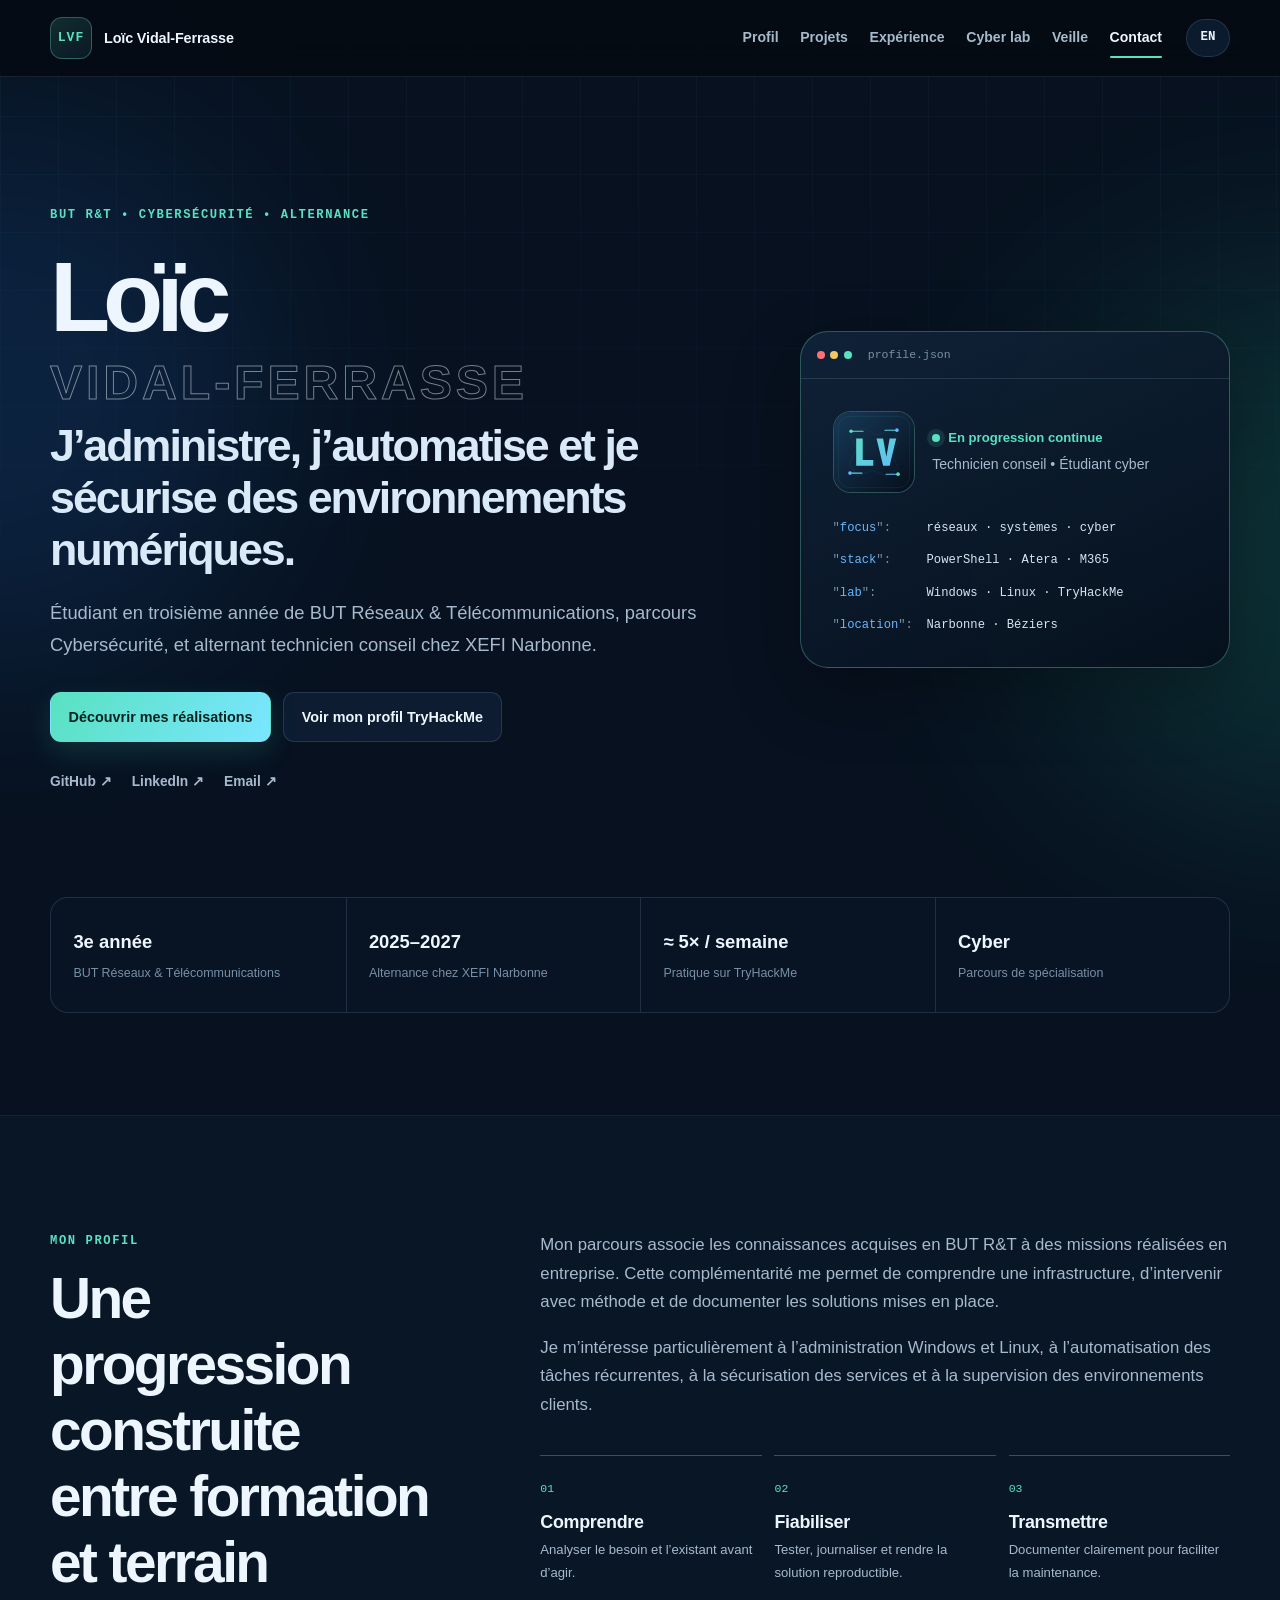
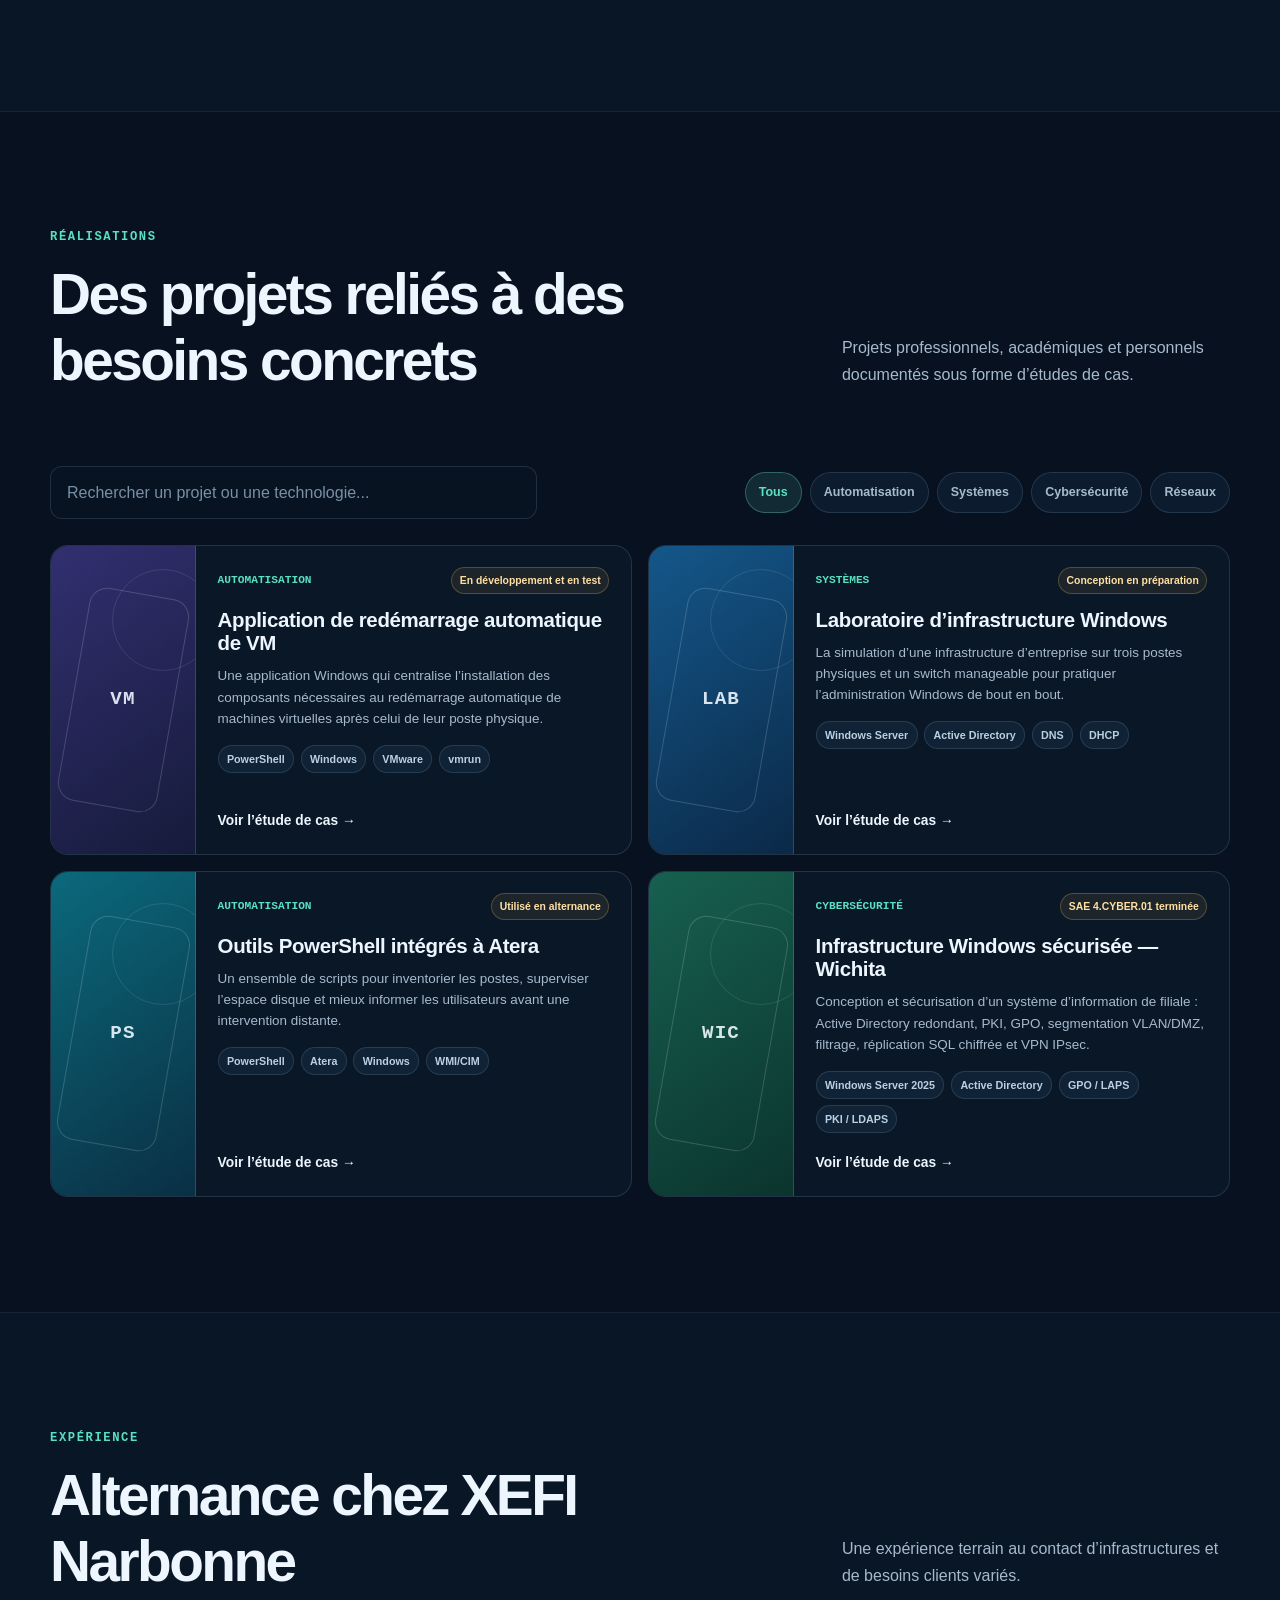
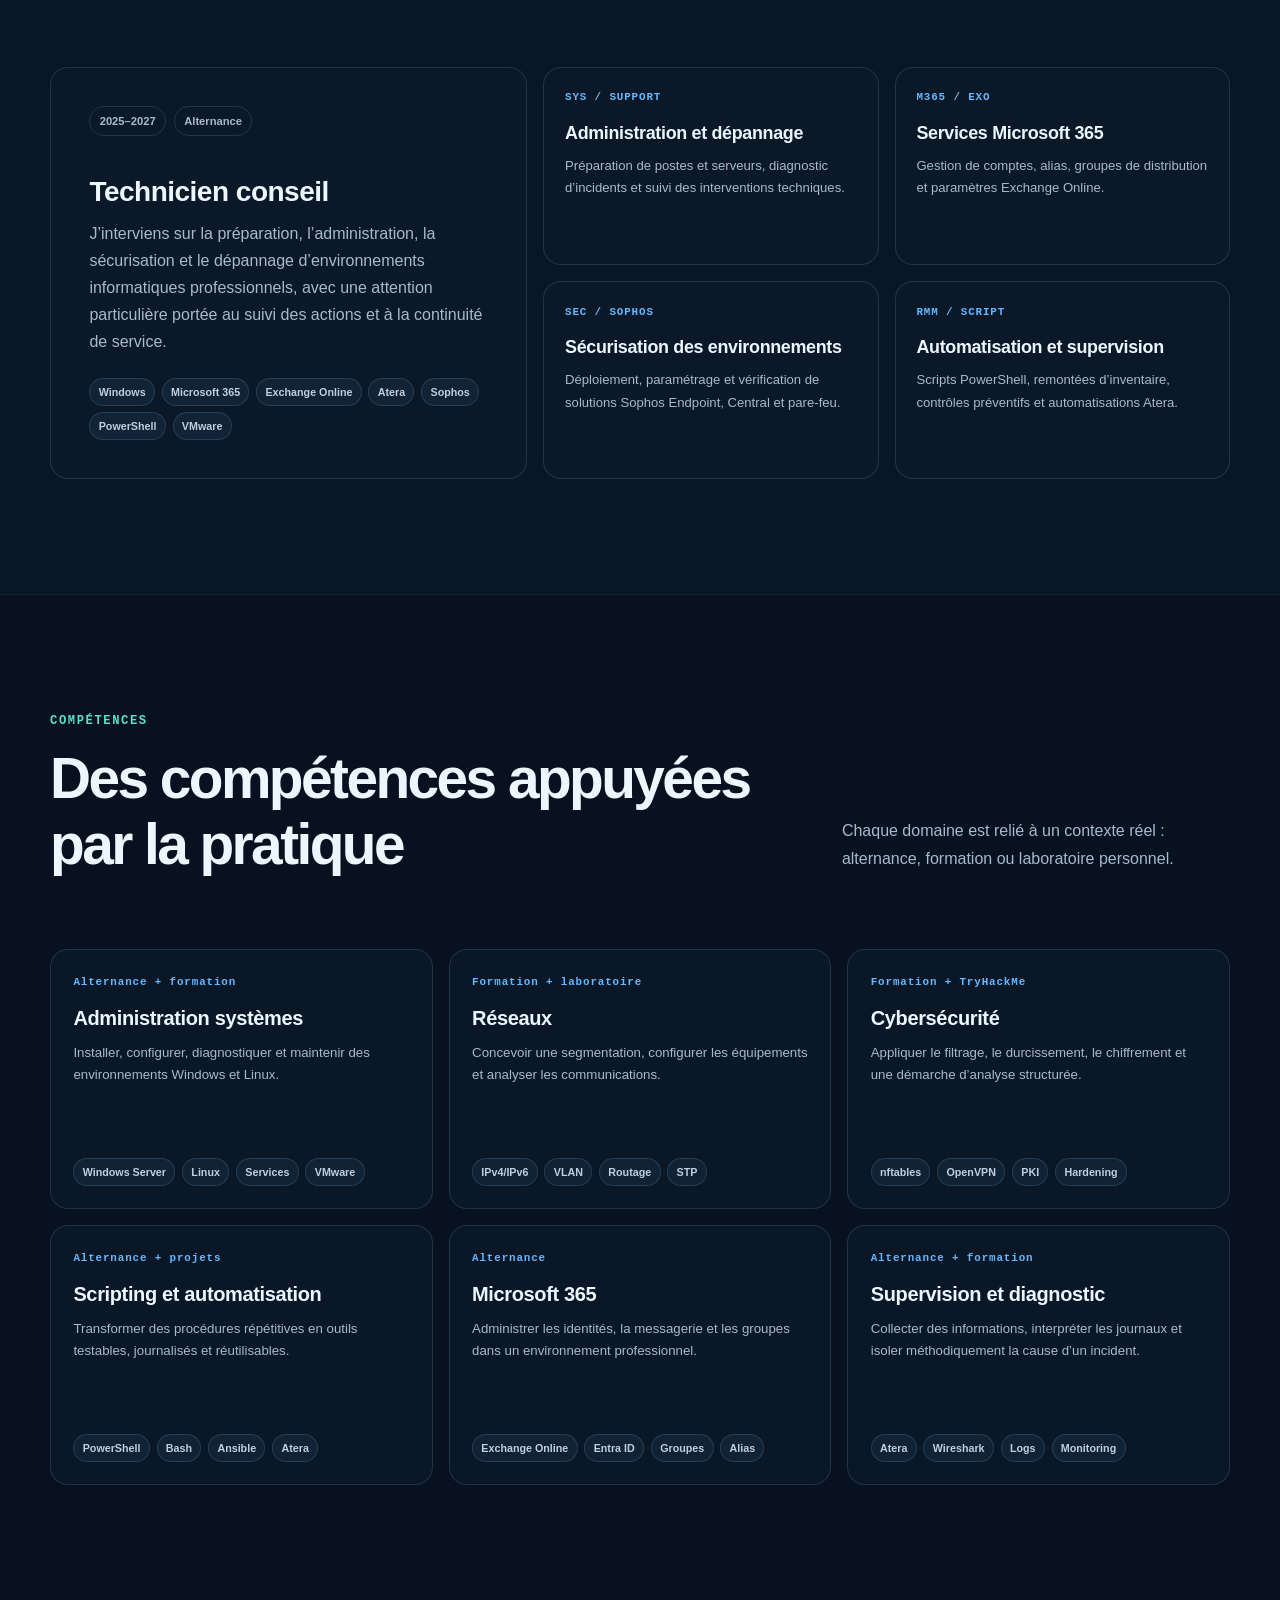
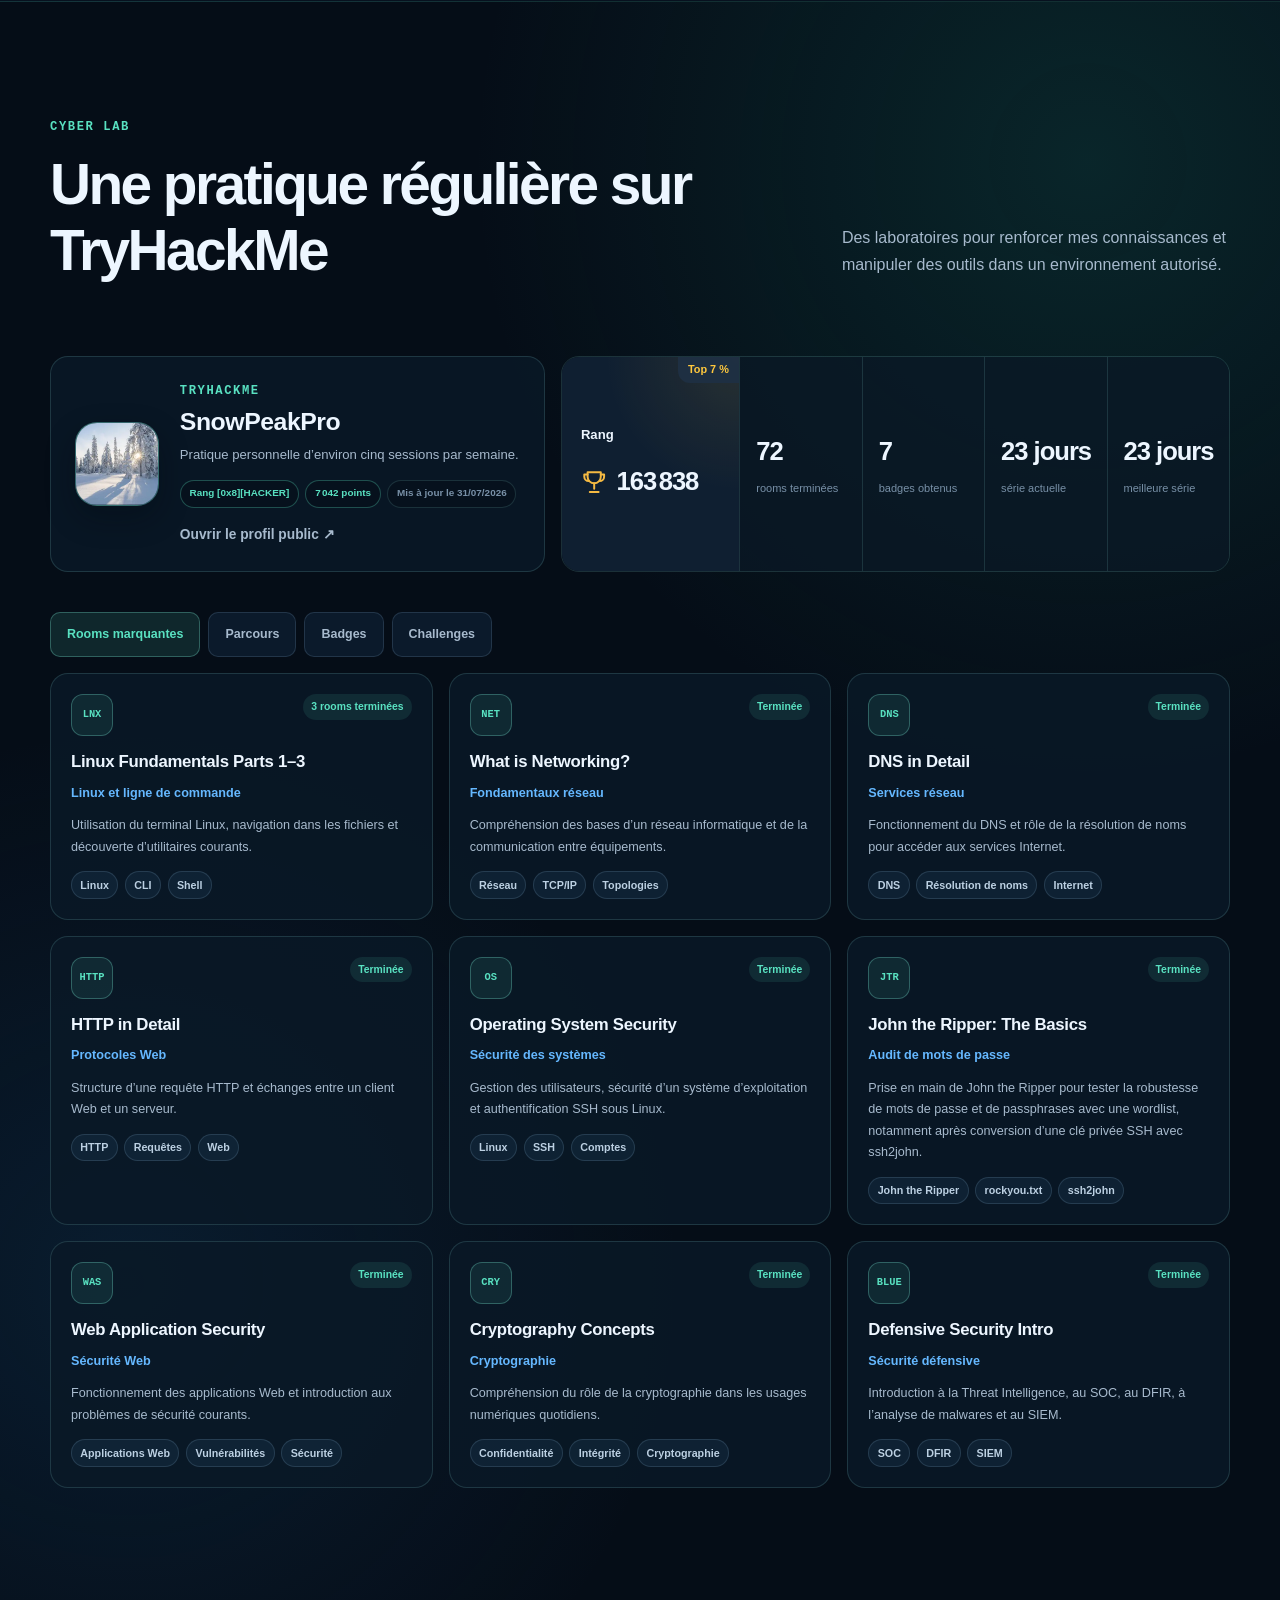
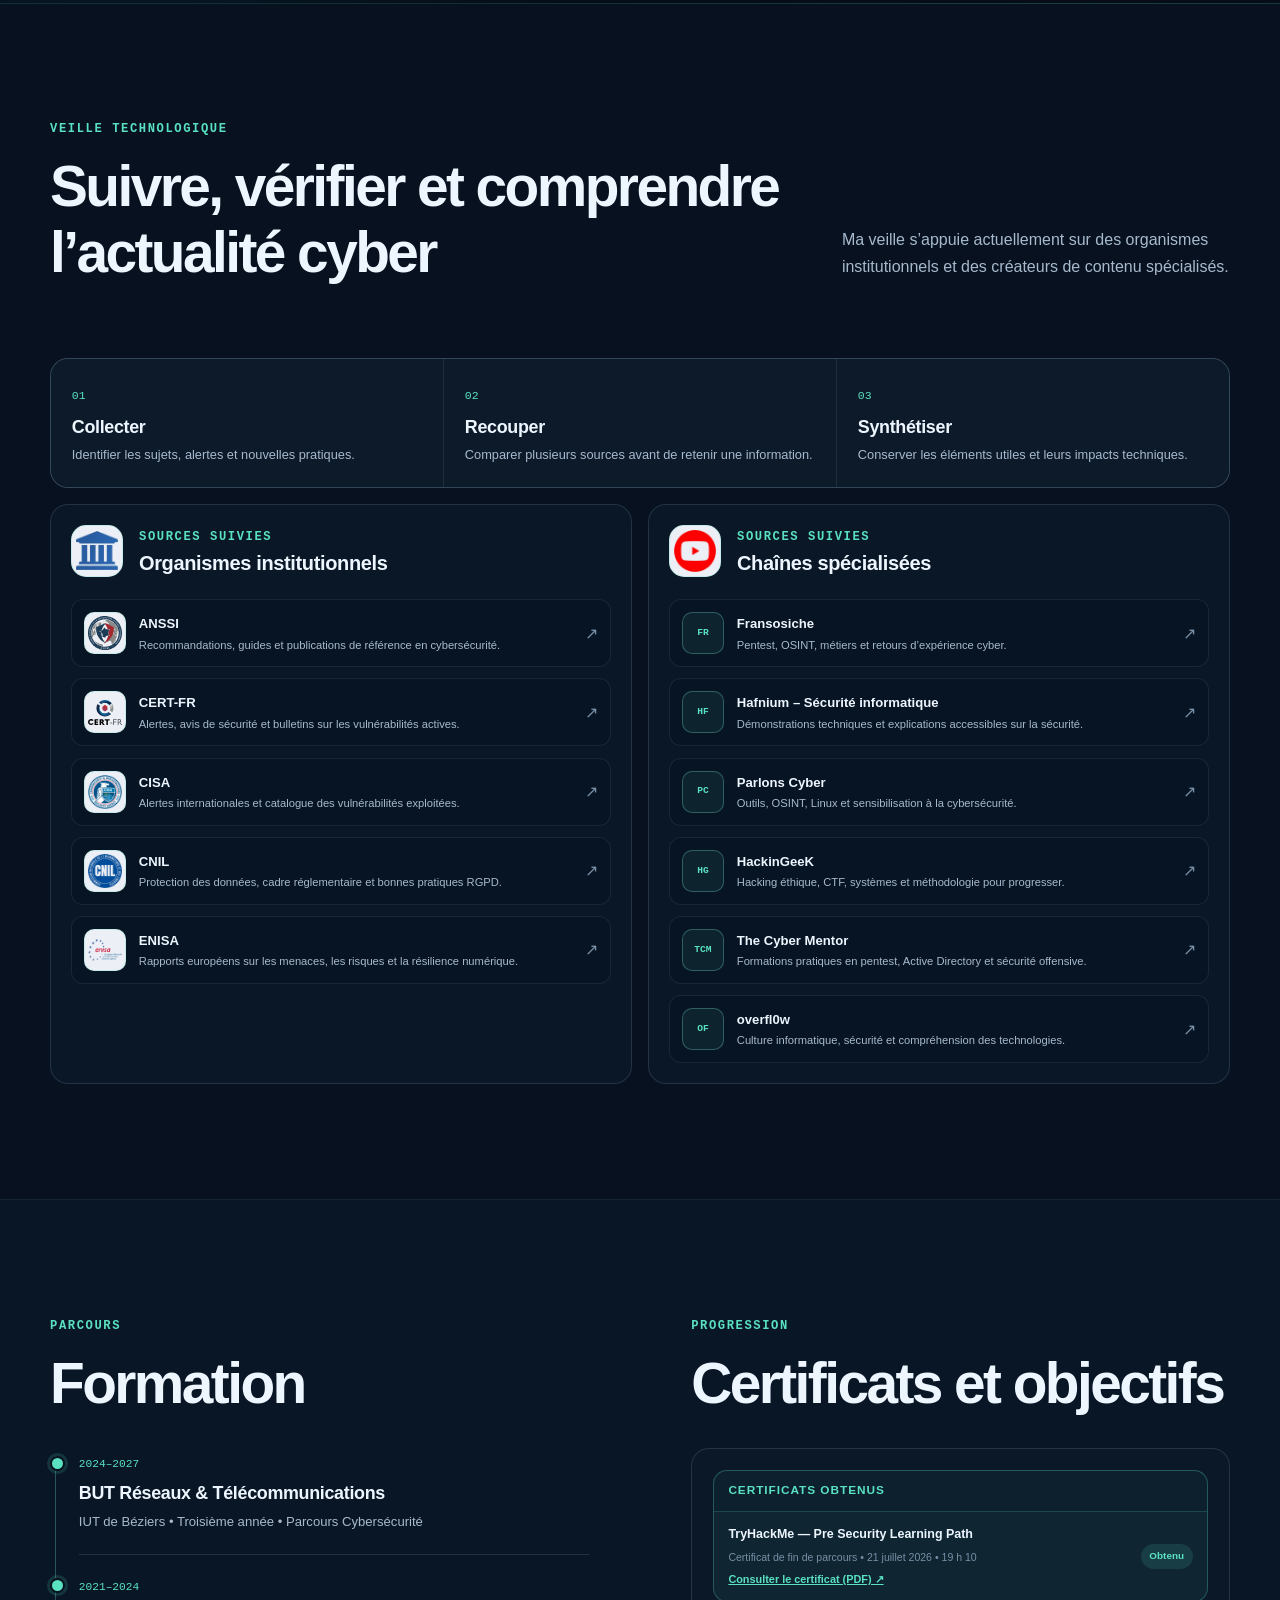
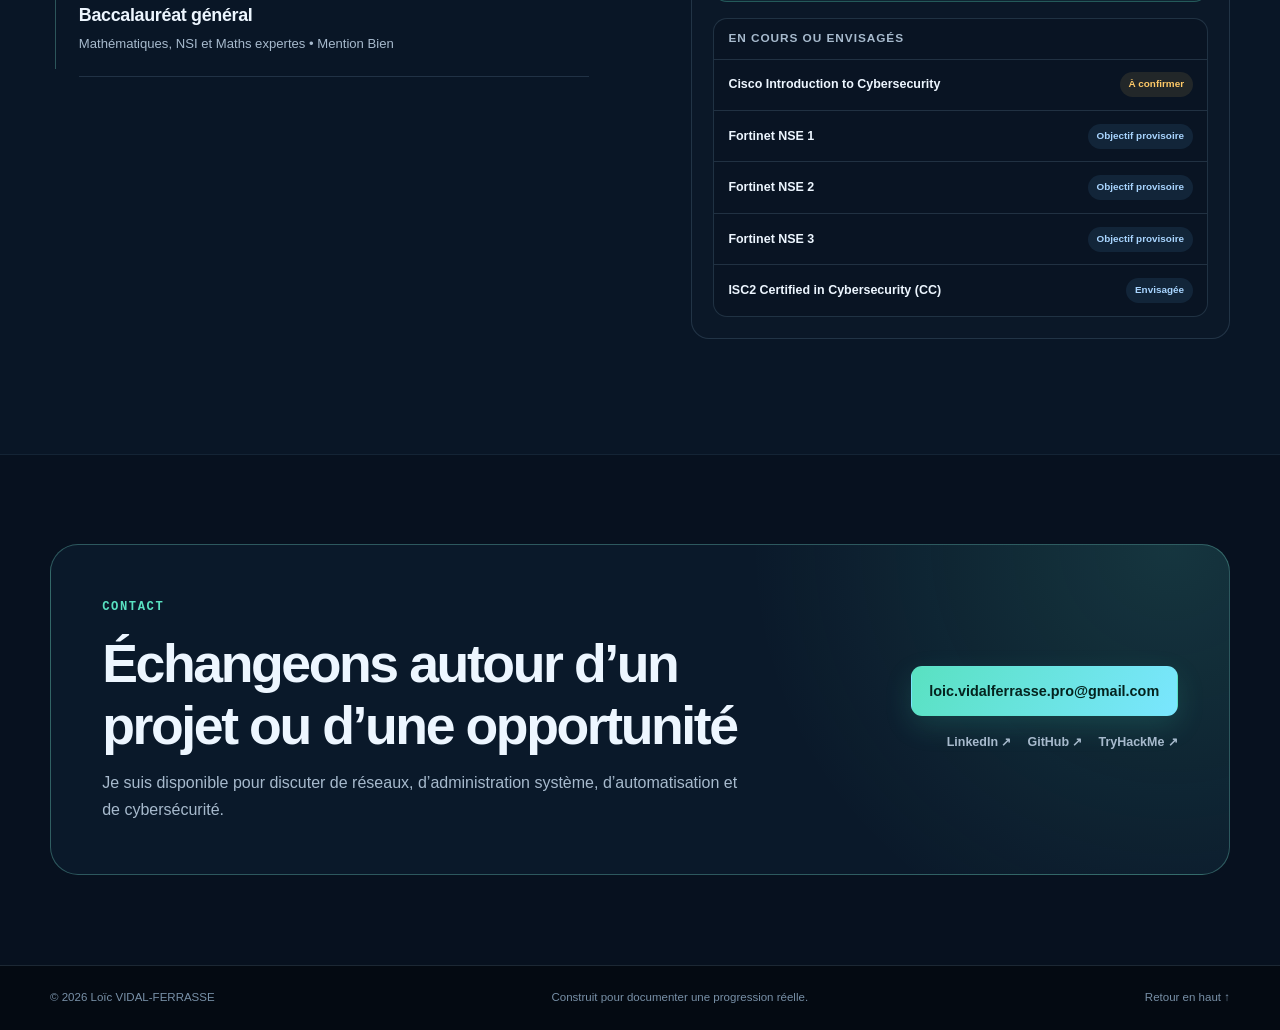
<file: index.html>
<!DOCTYPE html>
<html lang="fr">
  <head>
    <meta charset="UTF-8">
    <meta name="viewport" content="width=device-width, initial-scale=1.0">
    <title>Loïc VIDAL-FERRASSE | Réseaux, systèmes &amp; cybersécurité</title>
    <meta
      name="description"
      content="Portfolio de Loïc VIDAL-FERRASSE, étudiant en BUT Réseaux &amp; Télécommunications parcours Cybersécurité et alternant technicien conseil chez XEFI Narbonne."
    >
    <meta name="theme-color" content="#07111f">
    <link rel="canonical" href="https://snowpeakpro.github.io/portfolio-loic/">

    <meta property="og:type" content="website">
    <meta property="og:locale" content="fr_FR">
    <meta property="og:title" content="Loïc VIDAL-FERRASSE | Portfolio cybersécurité">
    <meta
      property="og:description"
      content="Projets, expérience et pratique en réseaux, systèmes, automatisation et cybersécurité."
    >
    <meta property="og:url" content="https://snowpeakpro.github.io/portfolio-loic/">

    <link rel="icon" type="image/svg+xml" href="assets/favicon.svg">
    <link rel="stylesheet" href="style.css">

    <script type="application/ld+json">
      {
        "@context": "https://schema.org",
        "@type": "Person",
        "name": "Loïc VIDAL-FERRASSE",
        "url": "https://snowpeakpro.github.io/portfolio-loic/",
        "jobTitle": "Alternant technicien conseil",
        "description": "Étudiant en troisième année de BUT Réseaux & Télécommunications, parcours Cybersécurité, à l'IUT de Béziers.",
        "sameAs": [
          "https://github.com/SnowPeakPro",
          "https://www.linkedin.com/in/loicvidalferrasse/",
          "https://tryhackme.com/p/SnowPeakPro"
        ]
      }
    </script>
  </head>

  <body data-page="home">
    <a class="skip-link" href="#main-content">Aller au contenu principal</a>

    <div class="ambient-grid" aria-hidden="true"></div>
    <div class="ambient-glow ambient-glow--one" aria-hidden="true"></div>
    <div class="ambient-glow ambient-glow--two" aria-hidden="true"></div>

    <header class="site-header">
      <div class="container nav-wrap">
        <a href="#hero" class="brand" aria-label="Retour à l'accueil">
          <span class="brand-mark">LVF</span>
          <span class="brand-text">Loïc Vidal-Ferrasse</span>
        </a>

        <button class="nav-toggle" type="button" aria-expanded="false" aria-controls="main-nav" aria-label="Ouvrir le menu">
          <span></span><span></span><span></span>
        </button>

        <nav id="main-nav" class="main-nav" aria-label="Navigation principale">
          <a data-i18n="nav_profile" href="#profile">Profil</a>
          <a data-i18n="nav_projects" href="#projects">Projets</a>
          <a data-i18n="nav_experience" href="#experience">Expérience</a>
          <a data-i18n="nav_cyber" href="#cyber-lab">Cyber lab</a>
          <a data-i18n="nav_watch" href="#watch">Veille</a>
          <a data-i18n="nav_contact" href="#contact">Contact</a>
        </nav>

        <button id="lang-toggle" class="lang-toggle" type="button" aria-label="Afficher le site en anglais">EN</button>
      </div>
    </header>

    <main id="main-content">
      <section id="hero" class="section hero-section">
        <div class="container hero-grid">
          <div class="hero-copy reveal">
            <p class="eyebrow" data-i18n="hero_eyebrow">BUT R&amp;T • Cybersécurité • Alternance</p>
            <h1>Loïc <span>VIDAL-FERRASSE</span></h1>
            <h2 data-i18n="hero_title">J’administre, j’automatise et je sécurise des environnements numériques.</h2>
            <p class="hero-intro" data-i18n="hero_intro">
              Étudiant en troisième année de BUT Réseaux &amp; Télécommunications, parcours Cybersécurité, et alternant technicien conseil chez XEFI Narbonne.
            </p>

            <div class="hero-actions">
              <a href="#projects" class="btn btn-primary" data-i18n="hero_btn_projects">Découvrir mes réalisations</a>
              <a
                href="https://tryhackme.com/p/SnowPeakPro"
                class="btn btn-secondary"
                target="_blank"
                rel="noopener noreferrer"
                data-i18n="hero_btn_tryhackme"
              >Voir mon profil TryHackMe</a>
            </div>

            <ul class="hero-links">
              <li><a href="https://github.com/SnowPeakPro" target="_blank" rel="noopener noreferrer">GitHub ↗</a></li>
              <li><a href="https://www.linkedin.com/in/loicvidalferrasse/" target="_blank" rel="noopener noreferrer">LinkedIn ↗</a></li>
              <li><a href="mailto:loic.vidalferrasse.pro@gmail.com">Email ↗</a></li>
            </ul>
          </div>

          <aside class="profile-console reveal" aria-label="Résumé technique">
            <div class="console-topbar">
              <div class="console-dots" aria-hidden="true"><span></span><span></span><span></span></div>
              <span>profile.json</span>
            </div>
            <div class="console-content">
              <div class="profile-identity">
                <img src="assets/avatar.svg" alt="Avatar stylisé de Loïc Vidal-Ferrasse" class="avatar">
                <div>
                  <p class="availability"><span aria-hidden="true"></span><span data-i18n="hero_status">En progression continue</span></p>
                  <p class="profile-role" data-i18n="hero_role">Technicien conseil • Étudiant cyber</p>
                </div>
              </div>
              <dl class="console-list">
                <div><dt>focus</dt><dd>réseaux · systèmes · cyber</dd></div>
                <div><dt>stack</dt><dd>PowerShell · Atera · M365</dd></div>
                <div><dt>lab</dt><dd>Windows · Linux · TryHackMe</dd></div>
                <div><dt>location</dt><dd>Narbonne · Béziers</dd></div>
              </dl>
            </div>
          </aside>
        </div>

        <div class="container proof-strip reveal" role="group" aria-label="Informations clés">
          <article><strong data-i18n="proof_year_value">3e année</strong><span data-i18n="proof_year_label">BUT Réseaux &amp; Télécommunications</span></article>
          <article><strong>2025–2027</strong><span data-i18n="proof_work_label">Alternance chez XEFI Narbonne</span></article>
          <article><strong>≈ 5× / semaine</strong><span data-i18n="proof_thm_label">Pratique sur TryHackMe</span></article>
          <article><strong>Cyber</strong><span data-i18n="proof_track_label">Parcours de spécialisation</span></article>
        </div>
      </section>

      <section id="profile" class="section section-muted">
        <div class="container split-layout">
          <div class="section-heading reveal">
            <p class="section-kicker" data-i18n="profile_kicker">Mon profil</p>
            <h2 data-i18n="profile_title">Une progression construite entre formation et terrain</h2>
          </div>
          <div class="profile-copy reveal">
            <p data-i18n="profile_text_1">
              Mon parcours associe les connaissances acquises en BUT R&amp;T à des missions réalisées en entreprise. Cette complémentarité me permet de comprendre une infrastructure, d’intervenir avec méthode et de documenter les solutions mises en place.
            </p>
            <p data-i18n="profile_text_2">
              Je m’intéresse particulièrement à l’administration Windows et Linux, à l’automatisation des tâches récurrentes, à la sécurisation des services et à la supervision des environnements clients.
            </p>
            <div class="principle-grid">
              <article><span>01</span><h3 data-i18n="principle_1_title">Comprendre</h3><p data-i18n="principle_1_text">Analyser le besoin et l’existant avant d’agir.</p></article>
              <article><span>02</span><h3 data-i18n="principle_2_title">Fiabiliser</h3><p data-i18n="principle_2_text">Tester, journaliser et rendre la solution reproductible.</p></article>
              <article><span>03</span><h3 data-i18n="principle_3_title">Transmettre</h3><p data-i18n="principle_3_text">Documenter clairement pour faciliter la maintenance.</p></article>
            </div>
          </div>
        </div>
      </section>

      <section id="projects" class="section">
        <div class="container">
          <div class="section-head reveal">
            <div>
              <p class="section-kicker" data-i18n="projects_kicker">Réalisations</p>
              <h2 data-i18n="projects_title">Des projets reliés à des besoins concrets</h2>
            </div>
            <p data-i18n="projects_subtitle">Projets professionnels, académiques et personnels documentés sous forme d’études de cas.</p>
          </div>

          <div class="project-controls reveal">
            <label class="sr-only" for="project-search" data-i18n="projects_search_label">Rechercher un projet</label>
            <input id="project-search" type="search" placeholder="Rechercher un projet ou une technologie..." data-i18n-placeholder="projects_search_placeholder">
            <div id="project-filters" class="filters" role="group" aria-label="Filtrer les projets"></div>
          </div>

          <div id="projects-grid" class="project-grid" aria-live="polite"></div>
        </div>
      </section>

      <section id="experience" class="section section-muted">
        <div class="container">
          <div class="section-head reveal">
            <div>
              <p class="section-kicker" data-i18n="experience_kicker">Expérience</p>
              <h2 data-i18n="experience_title">Alternance chez XEFI Narbonne</h2>
            </div>
            <p data-i18n="experience_intro">Une expérience terrain au contact d’infrastructures et de besoins clients variés.</p>
          </div>

          <div class="experience-layout">
            <article class="experience-main reveal">
              <div class="experience-meta">
                <span>2025–2027</span>
                <span data-i18n="experience_contract">Alternance</span>
              </div>
              <h3 data-i18n="experience_role">Technicien conseil</h3>
              <p data-i18n="experience_text">
                J’interviens sur la préparation, l’administration, la sécurisation et le dépannage d’environnements informatiques professionnels, avec une attention particulière portée au suivi des actions et à la continuité de service.
              </p>
              <ul class="tag-list">
                <li>Windows</li><li>Microsoft 365</li><li>Exchange Online</li><li>Atera</li><li>Sophos</li><li>PowerShell</li><li>VMware</li>
              </ul>
            </article>

            <div class="mission-grid" id="mission-grid"></div>
          </div>
        </div>
      </section>

      <section id="skills" class="section">
        <div class="container">
          <div class="section-head reveal">
            <div>
              <p class="section-kicker" data-i18n="skills_kicker">Compétences</p>
              <h2 data-i18n="skills_title">Des compétences appuyées par la pratique</h2>
            </div>
            <p data-i18n="skills_intro">Chaque domaine est relié à un contexte réel : alternance, formation ou laboratoire personnel.</p>
          </div>
          <div id="skills-grid" class="skill-grid"></div>
        </div>
      </section>

      <section id="cyber-lab" class="section cyber-section">
        <div class="container">
          <div class="section-head section-head--light reveal">
            <div>
              <p class="section-kicker" data-i18n="cyber_kicker">Cyber lab</p>
              <h2 data-i18n="cyber_title">Une pratique régulière sur TryHackMe</h2>
            </div>
            <p data-i18n="cyber_intro">Des laboratoires pour renforcer mes connaissances et manipuler des outils dans un environnement autorisé.</p>
          </div>

          <div class="thm-overview reveal">
            <article class="thm-profile-card">
              <span class="thm-avatar-frame" aria-hidden="true">
                <img class="thm-avatar" src="assets/tryhackme/snowpeakpro-profile.webp" alt="" width="320" height="320" loading="lazy" decoding="async">
              </span>
              <div>
                <p class="card-label">TryHackMe</p>
                <h3>SnowPeakPro</h3>
                <p data-i18n="thm_profile_text">Pratique personnelle d’environ cinq sessions par semaine.</p>
                <div class="thm-profile-meta">
                  <span id="thm-rank">Rang [0x8][HACKER]</span>
                  <span id="thm-points">7 042 points</span>
                  <time id="thm-updated" datetime="2026-07-31">Mis à jour le 31/07/2026</time>
                </div>
                <a href="https://tryhackme.com/p/SnowPeakPro" target="_blank" rel="noopener noreferrer" class="text-link" data-i18n="thm_profile_link">Ouvrir le profil public ↗</a>
              </div>
            </article>
            <div id="thm-stats" class="thm-stats"></div>
          </div>

          <div class="cyber-tabs reveal" role="tablist" aria-label="Progression TryHackMe">
            <button class="cyber-tab active" type="button" id="tab-rooms" role="tab" aria-selected="true" aria-controls="panel-rooms" data-panel="rooms" data-i18n="thm_tab_rooms">Rooms marquantes</button>
            <button class="cyber-tab" type="button" id="tab-paths" role="tab" aria-selected="false" aria-controls="panel-paths" data-panel="paths" data-i18n="thm_tab_paths">Parcours</button>
            <button class="cyber-tab" type="button" id="tab-badges" role="tab" aria-selected="false" aria-controls="panel-badges" data-panel="badges" data-i18n="thm_tab_badges">Badges</button>
            <button class="cyber-tab" type="button" id="tab-challenges" role="tab" aria-selected="false" aria-controls="panel-challenges" data-panel="challenges" data-i18n="thm_tab_challenges">Challenges</button>
          </div>

          <div id="panel-rooms" class="cyber-panel" role="tabpanel" aria-labelledby="tab-rooms"></div>
          <div id="panel-paths" class="cyber-panel" role="tabpanel" aria-labelledby="tab-paths" hidden></div>
          <div id="panel-badges" class="cyber-panel" role="tabpanel" aria-labelledby="tab-badges" hidden></div>
          <div id="panel-challenges" class="cyber-panel" role="tabpanel" aria-labelledby="tab-challenges" hidden></div>
        </div>
      </section>

      <section id="watch" class="section">
        <div class="container">
          <div class="section-head reveal">
            <div>
              <p class="section-kicker" data-i18n="watch_kicker">Veille technologique</p>
              <h2 data-i18n="watch_title">Suivre, vérifier et comprendre l’actualité cyber</h2>
            </div>
            <p data-i18n="watch_intro">Ma veille s’appuie actuellement sur des organismes institutionnels et des créateurs de contenu spécialisés.</p>
          </div>

          <div class="watch-method reveal">
            <article><span>01</span><h3 data-i18n="watch_step_1">Collecter</h3><p data-i18n="watch_step_1_text">Identifier les sujets, alertes et nouvelles pratiques.</p></article>
            <article><span>02</span><h3 data-i18n="watch_step_2">Recouper</h3><p data-i18n="watch_step_2_text">Comparer plusieurs sources avant de retenir une information.</p></article>
            <article><span>03</span><h3 data-i18n="watch_step_3">Synthétiser</h3><p data-i18n="watch_step_3_text">Conserver les éléments utiles et leurs impacts techniques.</p></article>
          </div>

          <div class="source-layout">
            <article class="source-group reveal">
              <div class="source-group-head">
                <span class="source-icon source-icon--image" aria-hidden="true">
                  <img src="assets/watch/institutions.webp" alt="" width="180" height="168" loading="lazy" decoding="async">
                </span>
                <div><p class="card-label" data-i18n="watch_sources_label">Sources suivies</p><h3 data-i18n="watch_institutions">Organismes institutionnels</h3></div>
              </div>
              <div id="institution-list" class="source-list"></div>
            </article>

            <article class="source-group reveal">
              <div class="source-group-head">
                <span class="source-icon source-icon--image" aria-hidden="true">
                  <img src="assets/watch/youtube.webp" alt="" width="180" height="180" loading="lazy" decoding="async">
                </span>
                <div><p class="card-label" data-i18n="watch_sources_label">Sources suivies</p><h3 data-i18n="watch_channels">Chaînes spécialisées</h3></div>
              </div>
              <div id="channel-list" class="source-list"></div>
            </article>
          </div>
        </div>
      </section>

      <section id="education" class="section section-muted">
        <div class="container education-layout">
          <div>
            <div class="section-heading reveal">
              <p class="section-kicker" data-i18n="education_kicker">Parcours</p>
              <h2 data-i18n="education_title">Formation</h2>
            </div>
            <div class="education-timeline reveal">
              <article>
                <span>2024–2027</span>
                <h3 data-i18n="education_but_title">BUT Réseaux &amp; Télécommunications</h3>
                <p data-i18n="education_but_text">IUT de Béziers • Troisième année • Parcours Cybersécurité</p>
              </article>
              <article>
                <span>2021–2024</span>
                <h3 data-i18n="education_bac_title">Baccalauréat général</h3>
                <p data-i18n="education_bac_text">Mathématiques, NSI et Maths expertes • Mention Bien</p>
              </article>
            </div>
          </div>

          <div>
            <div class="section-heading reveal">
              <p class="section-kicker" data-i18n="certs_kicker">Progression</p>
              <h2 data-i18n="certs_title">Certificats et objectifs</h2>
            </div>
            <div class="certification-card reveal">
              <div id="certifications-list" class="certification-list"></div>
            </div>
          </div>
        </div>
      </section>

      <section id="contact" class="section contact-section">
        <div class="container contact-card reveal">
          <div>
            <p class="section-kicker" data-i18n="contact_kicker">Contact</p>
            <h2 data-i18n="contact_title">Échangeons autour d’un projet ou d’une opportunité</h2>
            <p data-i18n="contact_text">Je suis disponible pour discuter de réseaux, d’administration système, d’automatisation et de cybersécurité.</p>
          </div>
          <div class="contact-actions">
            <a class="btn btn-primary" href="mailto:loic.vidalferrasse.pro@gmail.com">loic.vidalferrasse.pro@gmail.com</a>
            <div class="contact-socials">
              <a href="https://www.linkedin.com/in/loicvidalferrasse/" target="_blank" rel="noopener noreferrer">LinkedIn ↗</a>
              <a href="https://github.com/SnowPeakPro" target="_blank" rel="noopener noreferrer">GitHub ↗</a>
              <a href="https://tryhackme.com/p/SnowPeakPro" target="_blank" rel="noopener noreferrer">TryHackMe ↗</a>
            </div>
          </div>
        </div>
      </section>
    </main>

    <footer class="site-footer">
      <div class="container footer-wrap">
        <p>© <span id="year"></span> Loïc VIDAL-FERRASSE</p>
        <p data-i18n="footer_text">Construit pour documenter une progression réelle.</p>
        <a href="#hero" data-i18n="footer_top">Retour en haut ↑</a>
      </div>
    </footer>

    <button id="back-to-top" class="back-to-top" type="button" aria-label="Retour en haut">↑</button>

    <script src="projects.js"></script>
    <script src="cyber-data.js"></script>
    <script src="script.js"></script>
  </body>
</html>
</file>
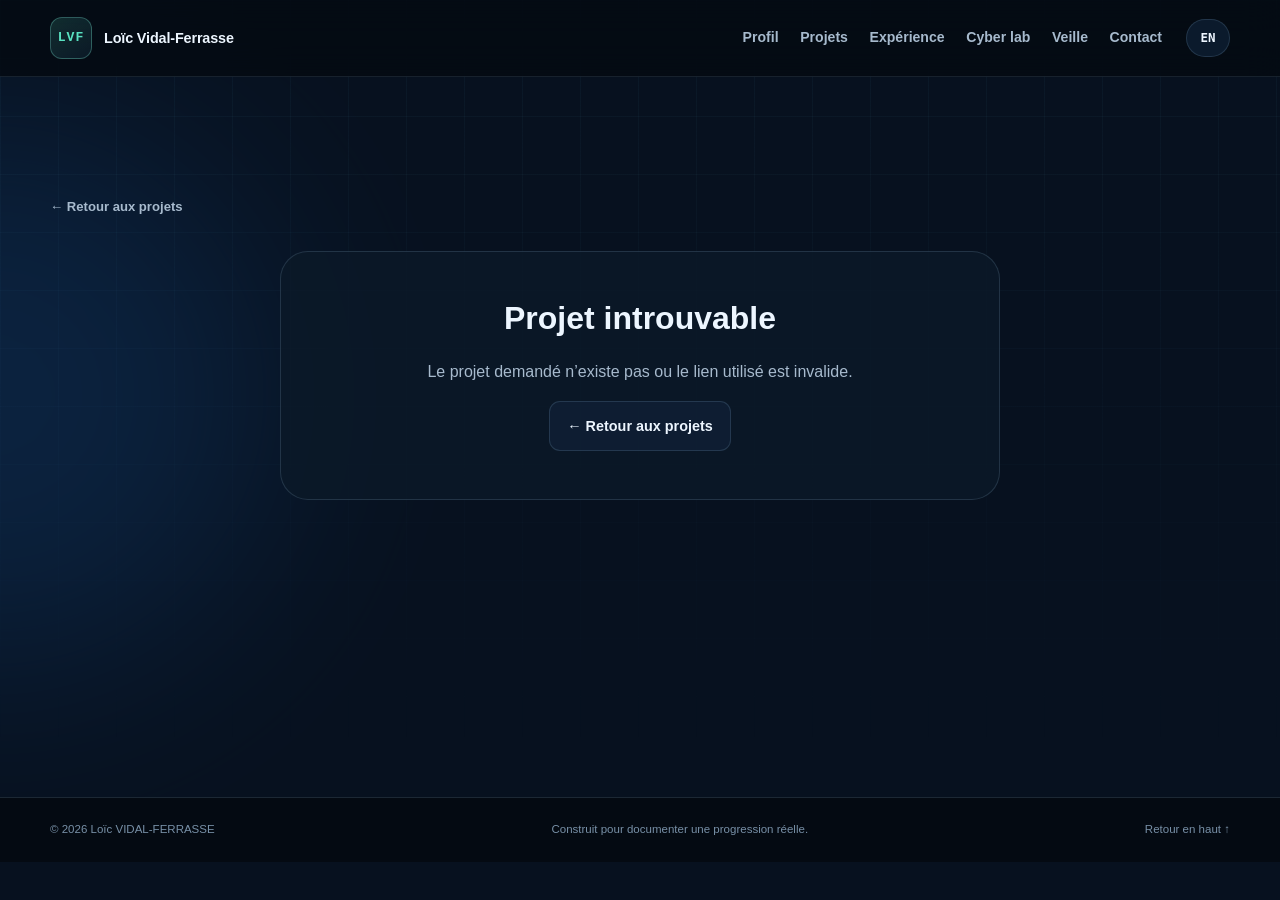
<file: project.html>
<!DOCTYPE html>
<html lang="fr">
  <head>
    <meta charset="UTF-8">
    <meta name="viewport" content="width=device-width, initial-scale=1.0">
    <title>Projet | Loïc VIDAL-FERRASSE</title>
    <meta name="description" content="Étude de cas technique du portfolio de Loïc VIDAL-FERRASSE.">
    <meta name="theme-color" content="#07111f">
    <link rel="icon" type="image/svg+xml" href="assets/favicon.svg">
    <link rel="stylesheet" href="style.css">
  </head>

  <body data-page="project">
    <a class="skip-link" href="#main-content">Aller au contenu principal</a>
    <div class="ambient-grid" aria-hidden="true"></div>
    <div class="ambient-glow ambient-glow--one" aria-hidden="true"></div>

    <header class="site-header">
      <div class="container nav-wrap">
        <a href="index.html#hero" class="brand" aria-label="Retour à l'accueil">
          <span class="brand-mark">LVF</span>
          <span class="brand-text">Loïc Vidal-Ferrasse</span>
        </a>

        <button class="nav-toggle" type="button" aria-expanded="false" aria-controls="main-nav" aria-label="Ouvrir le menu">
          <span></span><span></span><span></span>
        </button>

        <nav id="main-nav" class="main-nav" aria-label="Navigation principale">
          <a data-i18n="nav_profile" href="index.html#profile">Profil</a>
          <a data-i18n="nav_projects" href="index.html#projects">Projets</a>
          <a data-i18n="nav_experience" href="index.html#experience">Expérience</a>
          <a data-i18n="nav_cyber" href="index.html#cyber-lab">Cyber lab</a>
          <a data-i18n="nav_watch" href="index.html#watch">Veille</a>
          <a data-i18n="nav_contact" href="index.html#contact">Contact</a>
        </nav>

        <button id="lang-toggle" class="lang-toggle" type="button" aria-label="Afficher le site en anglais">EN</button>
      </div>
    </header>

    <main id="main-content" class="project-page-main section">
      <div class="container">
        <a id="project-back" href="index.html#projects" class="project-back">← Retour aux projets</a>
        <div id="project-detail"></div>
      </div>
    </main>

    <footer class="site-footer">
      <div class="container footer-wrap">
        <p>© <span id="year"></span> Loïc VIDAL-FERRASSE</p>
        <p data-i18n="footer_text">Construit pour documenter une progression réelle.</p>
        <a href="index.html#hero" data-i18n="footer_top">Retour en haut ↑</a>
      </div>
    </footer>

    <button id="back-to-top" class="back-to-top" type="button" aria-label="Retour en haut">↑</button>

    <script src="projects.js"></script>
    <script src="script.js"></script>
  </body>
</html>
</file>
<file: style.css>
:root {
  color-scheme: dark;
  --bg: #07111f;
  --bg-deep: #040a12;
  --surface: #0c1929;
  --surface-2: #102238;
  --surface-3: #152b45;
  --text: #edf6ff;
  --text-soft: #a7bacd;
  --text-faint: #7890a7;
  --accent: #59e1c1;
  --accent-strong: #26c6a4;
  --accent-blue: #65b8ff;
  --warning: #ffca68;
  --line: rgba(155, 199, 231, 0.16);
  --line-strong: rgba(119, 220, 202, 0.32);
  --shadow: 0 24px 70px rgba(0, 0, 0, 0.28);
  --radius-sm: 10px;
  --radius: 18px;
  --radius-lg: 28px;
  --max-width: 1180px;
  --header-height: 76px;
}

* {
  box-sizing: border-box;
}

html {
  scroll-behavior: smooth;
  scroll-padding-top: calc(var(--header-height) + 20px);
}

body {
  margin: 0;
  overflow-x: hidden;
  background: var(--bg);
  color: var(--text);
  font-family: Inter, "Segoe UI", Roboto, Helvetica, Arial, sans-serif;
  font-size: 16px;
  line-height: 1.7;
  -webkit-font-smoothing: antialiased;
}

body.nav-open {
  overflow: hidden;
}

::selection {
  background: rgba(89, 225, 193, 0.3);
  color: var(--text);
}

h1,
h2,
h3,
p {
  margin-top: 0;
}

h1,
h2,
h3 {
  line-height: 1.16;
}

h2 {
  margin-bottom: 1.25rem;
  font-size: clamp(2rem, 4.6vw, 3.55rem);
  letter-spacing: -0.045em;
}

h3 {
  margin-bottom: 0.7rem;
  font-size: 1.12rem;
  letter-spacing: -0.018em;
}

p {
  color: var(--text-soft);
}

a {
  color: inherit;
}

img {
  display: block;
  max-width: 100%;
}

button,
input {
  font: inherit;
}

button,
a {
  -webkit-tap-highlight-color: transparent;
}

:focus-visible {
  outline: 2px solid var(--accent);
  outline-offset: 4px;
}

.container {
  width: min(calc(100% - 2.5rem), var(--max-width));
  margin-inline: auto;
}

.section {
  position: relative;
  padding: clamp(5rem, 9vw, 8rem) 0;
}

.section-muted {
  border-block: 1px solid rgba(155, 199, 231, 0.08);
  background: rgba(10, 24, 40, 0.78);
}

.sr-only {
  position: absolute;
  width: 1px;
  height: 1px;
  margin: -1px;
  padding: 0;
  overflow: hidden;
  border: 0;
  clip: rect(0, 0, 0, 0);
  white-space: nowrap;
}

.skip-link {
  position: fixed;
  top: 0.75rem;
  left: -999px;
  z-index: 200;
  border-radius: var(--radius-sm);
  background: #fff;
  color: #07111f;
  padding: 0.65rem 1rem;
  font-weight: 700;
}

.skip-link:focus {
  left: 0.75rem;
}

.ambient-grid {
  position: absolute;
  top: 0;
  left: 50%;
  z-index: -3;
  width: min(100%, 1500px);
  height: 850px;
  transform: translateX(-50%);
  background-image:
    linear-gradient(rgba(107, 185, 224, 0.05) 1px, transparent 1px),
    linear-gradient(90deg, rgba(107, 185, 224, 0.05) 1px, transparent 1px);
  background-size: 58px 58px;
  mask-image: linear-gradient(to bottom, #000 0%, transparent 90%);
  pointer-events: none;
}

.ambient-glow {
  position: absolute;
  z-index: -2;
  width: 550px;
  height: 550px;
  border-radius: 50%;
  filter: blur(110px);
  opacity: 0.15;
  pointer-events: none;
}

.ambient-glow--one {
  top: 120px;
  left: -280px;
  background: #2585f2;
}

.ambient-glow--two {
  top: 270px;
  right: -300px;
  background: #2bd8aa;
}

.site-header {
  position: sticky;
  top: 0;
  z-index: 100;
  border-bottom: 1px solid rgba(155, 199, 231, 0.12);
  background: rgba(4, 10, 18, 0.82);
  backdrop-filter: blur(18px);
}

.nav-wrap {
  display: flex;
  align-items: center;
  min-height: var(--header-height);
  gap: 1.25rem;
}

.brand {
  display: inline-flex;
  align-items: center;
  gap: 0.75rem;
  flex-shrink: 0;
  text-decoration: none;
}

.brand-mark {
  display: grid;
  width: 42px;
  height: 42px;
  place-items: center;
  border: 1px solid var(--line-strong);
  border-radius: 12px;
  background: linear-gradient(145deg, rgba(89, 225, 193, 0.16), rgba(101, 184, 255, 0.08));
  color: var(--accent);
  font-family: "SFMono-Regular", Consolas, "Liberation Mono", monospace;
  font-size: 0.82rem;
  font-weight: 800;
  letter-spacing: 0.08em;
}

.brand-text {
  font-size: 0.9rem;
  font-weight: 700;
  letter-spacing: -0.01em;
}

.main-nav {
  display: flex;
  align-items: center;
  justify-content: center;
  gap: clamp(0.75rem, 2vw, 1.35rem);
  margin-left: auto;
}

.main-nav a {
  position: relative;
  color: var(--text-soft);
  font-size: 0.88rem;
  font-weight: 600;
  text-decoration: none;
  transition: color 160ms ease;
}

.main-nav a::after {
  position: absolute;
  right: 0;
  bottom: -0.48rem;
  left: 0;
  height: 2px;
  border-radius: 99px;
  background: var(--accent);
  content: "";
  opacity: 0;
  transform: scaleX(0.35);
  transition: 160ms ease;
}

.main-nav a:hover,
.main-nav a.active {
  color: var(--text);
}

.main-nav a.active::after {
  opacity: 1;
  transform: scaleX(1);
}

.lang-toggle,
.nav-toggle {
  border: 1px solid var(--line);
  background: rgba(16, 34, 56, 0.72);
  color: var(--text);
  cursor: pointer;
}

.lang-toggle {
  min-width: 44px;
  margin-left: 0.25rem;
  border-radius: 99px;
  padding: 0.48rem 0.7rem;
  font-family: "SFMono-Regular", Consolas, monospace;
  font-size: 0.78rem;
  font-weight: 700;
}

.nav-toggle {
  display: none;
  margin-left: auto;
  border-radius: 10px;
  padding: 0.55rem;
}

.nav-toggle span {
  display: block;
  width: 22px;
  height: 2px;
  margin: 4px 0;
  border-radius: 99px;
  background: currentColor;
  transition: 180ms ease;
}

.hero-section {
  padding-top: clamp(5rem, 10vw, 8.5rem);
  padding-bottom: clamp(4.5rem, 8vw, 6.5rem);
}

.hero-grid {
  display: grid;
  grid-template-columns: minmax(0, 1.15fr) minmax(340px, 0.75fr);
  align-items: center;
  gap: clamp(3rem, 7vw, 7rem);
}

.eyebrow,
.section-kicker,
.card-label {
  margin-bottom: 0.9rem;
  color: var(--accent);
  font-family: "SFMono-Regular", Consolas, "Liberation Mono", monospace;
  font-size: 0.76rem;
  font-weight: 700;
  letter-spacing: 0.13em;
  text-transform: uppercase;
}

.hero-copy h1 {
  margin-bottom: 0.6rem;
  font-size: clamp(3.05rem, 7.7vw, 6.5rem);
  letter-spacing: -0.072em;
}

.hero-copy h1 span {
  display: block;
  color: transparent;
  font-size: 0.49em;
  letter-spacing: 0.08em;
  -webkit-text-stroke: 1px rgba(237, 246, 255, 0.48);
}

.hero-copy h2 {
  max-width: 780px;
  margin-bottom: 1.35rem;
  color: #d9e9f8;
  font-size: clamp(1.65rem, 3.5vw, 2.85rem);
  font-weight: 650;
  letter-spacing: -0.045em;
}

.hero-intro {
  max-width: 720px;
  font-size: clamp(1rem, 2vw, 1.15rem);
}

.hero-actions {
  display: flex;
  flex-wrap: wrap;
  gap: 0.75rem;
  margin-top: 2rem;
}

.btn {
  display: inline-flex;
  align-items: center;
  justify-content: center;
  min-height: 48px;
  border: 1px solid transparent;
  border-radius: 11px;
  padding: 0.72rem 1.1rem;
  font-size: 0.9rem;
  font-weight: 750;
  text-decoration: none;
  transition: transform 160ms ease, border-color 160ms ease, background 160ms ease;
}

.btn:hover {
  transform: translateY(-2px);
}

.btn-primary {
  background: linear-gradient(120deg, var(--accent), #7ae6ff);
  color: #04231e;
  box-shadow: 0 10px 28px rgba(64, 212, 182, 0.16);
}

.btn-secondary {
  border-color: var(--line);
  background: rgba(16, 34, 56, 0.7);
  color: var(--text);
}

.btn-secondary:hover {
  border-color: var(--line-strong);
  background: rgba(21, 43, 69, 0.9);
}

.hero-links {
  display: flex;
  flex-wrap: wrap;
  gap: 1.25rem;
  margin: 1.6rem 0 0;
  padding: 0;
  list-style: none;
}

.hero-links a,
.text-link {
  color: var(--text-soft);
  font-size: 0.86rem;
  font-weight: 650;
  text-decoration: none;
  transition: color 160ms ease;
}

.hero-links a:hover,
.text-link:hover {
  color: var(--accent);
}

.profile-console {
  overflow: hidden;
  border: 1px solid var(--line-strong);
  border-radius: var(--radius-lg);
  background: linear-gradient(155deg, rgba(16, 35, 57, 0.96), rgba(6, 16, 28, 0.96));
  box-shadow: var(--shadow);
}

.console-topbar {
  display: flex;
  align-items: center;
  gap: 1rem;
  border-bottom: 1px solid var(--line);
  padding: 0.82rem 1rem;
  color: var(--text-faint);
  font-family: "SFMono-Regular", Consolas, monospace;
  font-size: 0.72rem;
}

.console-dots {
  display: flex;
  gap: 0.35rem;
}

.console-dots span {
  width: 8px;
  height: 8px;
  border-radius: 50%;
  background: #ff6f73;
}

.console-dots span:nth-child(2) {
  background: #f3c761;
}

.console-dots span:nth-child(3) {
  background: var(--accent);
}

.console-content {
  padding: clamp(1.25rem, 4vw, 2rem);
}

.profile-identity {
  display: flex;
  align-items: center;
  gap: 1.1rem;
  margin-bottom: 1.6rem;
}

.avatar {
  width: 82px;
  height: 82px;
  border: 1px solid var(--line-strong);
  border-radius: 18px;
  background: #091523;
}

.availability {
  display: flex;
  align-items: center;
  gap: 0.5rem;
  margin-bottom: 0.25rem;
  color: var(--accent);
  font-size: 0.82rem;
  font-weight: 700;
}

.availability span:first-child {
  width: 8px;
  height: 8px;
  border-radius: 50%;
  background: var(--accent);
  box-shadow: 0 0 0 5px rgba(89, 225, 193, 0.12);
}

.profile-role {
  margin-bottom: 0;
  font-size: 0.88rem;
}

.console-list {
  display: grid;
  gap: 0.72rem;
  margin: 0;
  font-family: "SFMono-Regular", Consolas, monospace;
  font-size: 0.76rem;
}

.console-list div {
  display: grid;
  grid-template-columns: 82px 1fr;
  gap: 0.75rem;
}

.console-list dt {
  color: var(--accent-blue);
}

.console-list dt::before {
  color: var(--text-faint);
  content: "\"";
}

.console-list dt::after {
  color: var(--text-faint);
  content: "\":";
}

.console-list dd {
  margin: 0;
  color: #d6e5f2;
}

.proof-strip {
  display: grid;
  grid-template-columns: repeat(4, 1fr);
  margin-top: clamp(4rem, 8vw, 7rem);
  overflow: hidden;
  border: 1px solid var(--line);
  border-radius: var(--radius);
  background: rgba(9, 22, 37, 0.68);
}

.proof-strip article {
  display: grid;
  gap: 0.35rem;
  min-height: 114px;
  align-content: center;
  padding: 1.25rem 1.4rem;
}

.proof-strip article + article {
  border-left: 1px solid var(--line);
}

.proof-strip strong {
  color: var(--text);
  font-size: 1.15rem;
}

.proof-strip span {
  color: var(--text-faint);
  font-size: 0.78rem;
}

.section-head {
  display: grid;
  grid-template-columns: minmax(0, 1.15fr) minmax(280px, 0.6fr);
  align-items: end;
  gap: 3rem;
  margin-bottom: clamp(2.5rem, 6vw, 4.5rem);
}

.section-head h2,
.section-heading h2 {
  margin-bottom: 0;
}

.section-head > p {
  max-width: 520px;
  margin-bottom: 0.35rem;
}

.split-layout {
  display: grid;
  grid-template-columns: minmax(280px, 0.72fr) minmax(0, 1.28fr);
  gap: clamp(3rem, 8vw, 8rem);
}

.section-heading {
  position: relative;
}

.profile-copy > p {
  max-width: 760px;
  font-size: 1.05rem;
}

.principle-grid {
  display: grid;
  grid-template-columns: repeat(3, 1fr);
  gap: 0.8rem;
  margin-top: 2.2rem;
}

.principle-grid article {
  border-top: 1px solid var(--line-strong);
  padding-top: 1.1rem;
}

.principle-grid span,
.watch-method span {
  color: var(--accent);
  font-family: "SFMono-Regular", Consolas, monospace;
  font-size: 0.72rem;
}

.principle-grid h3 {
  margin: 0.7rem 0 0.45rem;
}

.principle-grid p {
  margin-bottom: 0;
  font-size: 0.82rem;
}

.project-controls {
  display: grid;
  grid-template-columns: minmax(260px, 0.72fr) minmax(0, 1fr);
  gap: 1rem;
  margin-bottom: 1.6rem;
}

#project-search {
  width: 100%;
  min-height: 48px;
  border: 1px solid var(--line);
  border-radius: 12px;
  background: rgba(8, 20, 34, 0.88);
  color: var(--text);
  padding: 0.75rem 1rem;
}

#project-search::placeholder {
  color: var(--text-faint);
}

.filters {
  display: flex;
  align-items: center;
  justify-content: flex-end;
  flex-wrap: wrap;
  gap: 0.5rem;
}

.filter-btn,
.cyber-tab {
  border: 1px solid var(--line);
  border-radius: 99px;
  background: rgba(16, 34, 56, 0.66);
  color: var(--text-soft);
  cursor: pointer;
  padding: 0.55rem 0.82rem;
  font-size: 0.78rem;
  font-weight: 700;
  transition: 160ms ease;
}

.filter-btn:hover,
.filter-btn.active,
.cyber-tab:hover,
.cyber-tab.active {
  border-color: var(--line-strong);
  background: rgba(89, 225, 193, 0.12);
  color: var(--accent);
}

.project-grid {
  display: grid;
  grid-template-columns: repeat(2, minmax(0, 1fr));
  gap: 1rem;
}

.project-card {
  display: grid;
  grid-template-columns: 145px minmax(0, 1fr);
  min-height: 310px;
  overflow: hidden;
  border: 1px solid var(--line);
  border-radius: var(--radius);
  background: rgba(12, 25, 41, 0.82);
  transition: border-color 180ms ease, transform 180ms ease, box-shadow 180ms ease;
}

.project-card:hover {
  border-color: var(--line-strong);
  box-shadow: 0 18px 45px rgba(0, 0, 0, 0.2);
  transform: translateY(-3px);
}

.project-visual {
  position: relative;
  display: grid;
  min-height: 100%;
  place-items: center;
  overflow: hidden;
  border-right: 1px solid var(--line);
  color: rgba(237, 246, 255, 0.9);
  font-family: "SFMono-Regular", Consolas, monospace;
  font-size: 1.2rem;
  font-weight: 800;
  letter-spacing: 0.06em;
}

.project-visual::before,
.project-visual::after {
  position: absolute;
  content: "";
}

.project-visual::before {
  inset: 15%;
  border: 1px solid rgba(255, 255, 255, 0.17);
  border-radius: 18px;
  transform: rotate(10deg);
}

.project-visual::after {
  width: 100px;
  height: 100px;
  border: 1px solid rgba(255, 255, 255, 0.1);
  border-radius: 50%;
  transform: translate(40px, -80px);
}

.tone-violet {
  background: linear-gradient(145deg, #322f70, #161b3b);
}

.tone-blue {
  background: linear-gradient(145deg, #14578a, #0b2948);
}

.tone-cyan {
  background: linear-gradient(145deg, #0b697b, #0a2f44);
}

.tone-green {
  background: linear-gradient(145deg, #17604f, #0b342d);
}

.project-content {
  display: flex;
  flex-direction: column;
  padding: 1.35rem;
}

.project-topline {
  display: flex;
  align-items: center;
  justify-content: space-between;
  gap: 0.75rem;
  margin-bottom: 0.85rem;
}

.project-category {
  color: var(--accent);
  font-family: "SFMono-Regular", Consolas, monospace;
  font-size: 0.7rem;
  font-weight: 700;
  text-transform: uppercase;
}

.project-status {
  border: 1px solid rgba(255, 202, 104, 0.24);
  border-radius: 99px;
  background: rgba(255, 202, 104, 0.08);
  color: #ffe0a2;
  padding: 0.22rem 0.48rem;
  font-size: 0.65rem;
  font-weight: 700;
}

.project-card h3 {
  margin-bottom: 0.65rem;
  font-size: 1.28rem;
}

.project-card p {
  margin-bottom: 1rem;
  font-size: 0.84rem;
  line-height: 1.58;
}

.tag-list {
  display: flex;
  flex-wrap: wrap;
  gap: 0.42rem;
  margin: 0;
  padding: 0;
  list-style: none;
}

.tag-list li,
.tag {
  border: 1px solid var(--line);
  border-radius: 99px;
  background: rgba(101, 184, 255, 0.07);
  color: #bcd0e2;
  padding: 0.23rem 0.52rem;
  font-size: 0.67rem;
  font-weight: 600;
}

.project-card .text-link {
  width: fit-content;
  margin-top: auto;
  padding-top: 1.1rem;
  color: var(--text);
}

.empty-state {
  grid-column: 1 / -1;
  border: 1px dashed var(--line-strong);
  border-radius: var(--radius);
  padding: 3rem 1rem;
  color: var(--text-soft);
  text-align: center;
}

.experience-layout {
  display: grid;
  grid-template-columns: minmax(280px, 0.82fr) minmax(0, 1.18fr);
  gap: 1rem;
}

.experience-main,
.mission-card,
.skill-card,
.source-group,
.certification-card {
  border: 1px solid var(--line);
  border-radius: var(--radius);
  background: rgba(12, 25, 41, 0.76);
}

.experience-main {
  padding: clamp(1.5rem, 4vw, 2.4rem);
}

.experience-meta {
  display: flex;
  gap: 0.5rem;
  margin-bottom: 2.5rem;
}

.experience-meta span {
  border: 1px solid var(--line);
  border-radius: 99px;
  color: var(--text-soft);
  padding: 0.28rem 0.58rem;
  font-size: 0.7rem;
  font-weight: 700;
}

.experience-main h3 {
  font-size: 1.75rem;
}

.experience-main .tag-list {
  margin-top: 1.4rem;
}

.mission-grid {
  display: grid;
  grid-template-columns: repeat(2, minmax(0, 1fr));
  gap: 1rem;
}

.mission-card {
  padding: 1.3rem;
}

.mission-card .mission-code,
.skill-context {
  display: block;
  margin-bottom: 1rem;
  color: var(--accent-blue);
  font-family: "SFMono-Regular", Consolas, monospace;
  font-size: 0.68rem;
  font-weight: 700;
  letter-spacing: 0.08em;
}

.mission-card p {
  margin-bottom: 0;
  font-size: 0.82rem;
}

.skill-grid {
  display: grid;
  grid-template-columns: repeat(3, minmax(0, 1fr));
  gap: 1rem;
}

.skill-card {
  display: flex;
  min-height: 260px;
  flex-direction: column;
  padding: 1.4rem;
  transition: border-color 160ms ease, transform 160ms ease;
}

.skill-card:hover {
  border-color: var(--line-strong);
  transform: translateY(-2px);
}

.skill-card h3 {
  font-size: 1.25rem;
}

.skill-card p {
  font-size: 0.83rem;
}

.skill-card .tag-list {
  margin-top: auto;
}

.cyber-section {
  overflow: hidden;
  border-block: 1px solid rgba(89, 225, 193, 0.16);
  background:
    radial-gradient(circle at 85% 10%, rgba(23, 119, 104, 0.23), transparent 34%),
    radial-gradient(circle at 10% 80%, rgba(27, 90, 144, 0.2), transparent 32%),
    #050d17;
}

.thm-overview {
  display: grid;
  grid-template-columns: minmax(300px, 0.85fr) minmax(0, 1.15fr);
  gap: 1rem;
}

.thm-profile-card,
.thm-stat,
.room-card,
.path-card,
.badge-card,
.challenge-team-card,
.challenge-room {
  border: 1px solid rgba(127, 204, 202, 0.18);
  background: rgba(10, 25, 39, 0.86);
}

.thm-profile-card {
  display: flex;
  align-items: center;
  gap: 1.3rem;
  border-radius: var(--radius);
  padding: 1.5rem;
}

.thm-avatar-frame {
  display: block;
  width: 84px;
  height: 84px;
  flex-shrink: 0;
  overflow: hidden;
  border: 1px solid var(--line-strong);
  border-radius: 22px;
  background: linear-gradient(145deg, rgba(89, 225, 193, 0.2), rgba(101, 184, 255, 0.13));
  box-shadow: 0 12px 30px rgba(2, 8, 15, 0.32);
}

.thm-avatar {
  display: block;
  width: 100%;
  height: 100%;
  object-fit: cover;
  transform: translateY(-2px) scale(1.04);
}

.thm-profile-card .card-label {
  margin-bottom: 0.4rem;
}

.thm-profile-card h3 {
  margin-bottom: 0.5rem;
  font-size: 1.55rem;
}

.thm-profile-card p:not(.card-label) {
  margin-bottom: 0.55rem;
  font-size: 0.82rem;
}

.thm-profile-meta {
  display: flex;
  flex-wrap: wrap;
  gap: 0.4rem;
  margin: 0.8rem 0 0.75rem;
}

.thm-profile-meta span,
.thm-profile-meta time {
  border: 1px solid rgba(127, 204, 202, 0.17);
  border-radius: 999px;
  background: rgba(5, 13, 23, 0.42);
  padding: 0.3rem 0.55rem;
  color: var(--text-faint);
  font-size: 0.62rem;
  font-weight: 700;
}

.thm-profile-meta span {
  border-color: rgba(89, 225, 193, 0.3);
  color: var(--accent);
}

.thm-stats {
  display: grid;
  grid-template-columns: minmax(175px, 1.45fr) repeat(4, minmax(0, 1fr));
  overflow: hidden;
  border: 1px solid rgba(127, 204, 202, 0.18);
  border-radius: var(--radius);
}

.thm-stat {
  display: grid;
  min-height: 154px;
  align-content: center;
  padding: 1rem;
  border: 0;
  background: rgba(10, 25, 39, 0.74);
}

.thm-stat--rank {
  position: relative;
  align-content: center;
  overflow: hidden;
  padding: 1.15rem 1.2rem;
  background:
    radial-gradient(circle at 100% 0, rgba(255, 193, 61, 0.1), transparent 48%),
    rgba(17, 33, 51, 0.92);
}

.thm-stat .thm-rank-label {
  margin: 0;
  color: var(--text);
  font-size: 0.82rem;
  font-weight: 750;
}

.thm-stat .thm-rank-percent {
  position: absolute;
  top: 0;
  right: 0;
  margin: 0;
  border-bottom-left-radius: 12px;
  background: rgba(31, 47, 67, 0.96);
  padding: 0.48rem 0.65rem;
  color: #ffc83d;
  font-size: 0.68rem;
  font-weight: 800;
  letter-spacing: 0;
  line-height: 1;
  white-space: nowrap;
}

.thm-rank-value {
  display: flex;
  align-items: center;
  gap: 0.58rem;
  margin-top: 0.9rem;
}

.thm-rank-value strong {
  font-size: clamp(1.28rem, 2vw, 1.65rem);
  font-variant-numeric: tabular-nums;
}

.thm-rank-icon {
  width: 1.65rem;
  height: 1.65rem;
  flex-shrink: 0;
  fill: none;
  stroke: #f4b942;
  stroke-linecap: round;
  stroke-linejoin: round;
  stroke-width: 1.8;
}

.thm-stat + .thm-stat {
  border-left: 1px solid rgba(127, 204, 202, 0.16);
}

.thm-stat strong {
  color: var(--text);
  font-size: clamp(1.2rem, 2vw, 1.65rem);
  letter-spacing: -0.04em;
  white-space: nowrap;
}

.thm-stat span {
  margin-top: 0.35rem;
  color: var(--text-faint);
  font-size: 0.69rem;
}

.cyber-tabs {
  display: flex;
  flex-wrap: wrap;
  gap: 0.5rem;
  margin: 2.5rem 0 1rem;
}

.cyber-tab {
  border-radius: 10px;
  padding: 0.68rem 1rem;
}

.cyber-panel[hidden] {
  display: none;
}

.room-grid,
.path-grid,
.badge-grid {
  display: grid;
  gap: 1rem;
}

.room-grid {
  grid-template-columns: repeat(3, minmax(0, 1fr));
}

.room-card,
.path-card,
.badge-card {
  border-radius: var(--radius);
  padding: 1.25rem;
}

.room-head,
.badge-head {
  display: flex;
  align-items: flex-start;
  justify-content: space-between;
  gap: 0.75rem;
  margin-bottom: 1rem;
}

.room-code,
.badge-code {
  display: grid;
  width: 42px;
  height: 42px;
  flex-shrink: 0;
  place-items: center;
  border: 1px solid var(--line-strong);
  border-radius: 12px;
  background: rgba(89, 225, 193, 0.09);
  color: var(--accent);
  font-family: "SFMono-Regular", Consolas, monospace;
  font-size: 0.65rem;
  font-weight: 800;
}

.badge-visual {
  display: grid;
  width: 72px;
  height: 72px;
  flex-shrink: 0;
  overflow: hidden;
  place-items: center;
  border: 1px solid var(--line-strong);
  border-radius: 18px;
  background: linear-gradient(145deg, rgba(89, 225, 193, 0.12), rgba(101, 184, 255, 0.08));
}

.badge-visual img {
  width: 58px;
  height: 68px;
  max-width: none;
  object-fit: contain;
}

.badge-visual img[src$="cyber-ready.webp"],
.badge-visual img[src$="networking-nerd.webp"],
.badge-visual img[src$="world-wide-web.webp"] {
  transform: translateY(-3px);
}

.badge-card .badge-head {
  align-items: center;
}

.room-status,
.badge-status {
  border-radius: 999px;
  background: rgba(89, 225, 193, 0.1);
  padding: 0.25rem 0.5rem;
  color: var(--accent);
  font-size: 0.65rem;
  font-weight: 700;
}

.room-card h3,
.path-card h3,
.badge-card h3 {
  font-size: 1.05rem;
}

.room-category {
  margin-bottom: 0.7rem;
  color: var(--accent-blue);
  font-size: 0.72rem;
  font-weight: 700;
}

.room-card p,
.path-card p,
.badge-card p {
  font-size: 0.79rem;
}

.path-grid {
  grid-template-columns: repeat(2, minmax(0, 1fr));
}

.path-card-content {
  min-width: 0;
}

.path-card--verified {
  display: grid;
  grid-column: 1 / -1;
  grid-template-columns: minmax(260px, 0.85fr) minmax(0, 1.15fr);
  gap: 1.4rem;
  border-color: rgba(89, 225, 193, 0.35);
  background:
    linear-gradient(135deg, rgba(89, 225, 193, 0.08), transparent 52%),
    rgba(10, 25, 39, 0.92);
  padding: 1rem;
}

.path-card--verified .path-card-content {
  align-self: center;
  padding: 0.25rem 0.35rem 0.25rem 0;
}

.path-certificate-preview {
  display: block;
  align-self: center;
  overflow: hidden;
  border: 1px solid rgba(255, 255, 255, 0.12);
  border-radius: 12px;
  background: #f4f5f6;
  box-shadow: 0 18px 35px rgba(0, 0, 0, 0.24);
}

.path-certificate-preview img {
  display: block;
  width: 100%;
  height: auto;
  transition: transform 180ms ease;
}

.path-certificate-preview:hover img {
  transform: scale(1.015);
}

.path-topline {
  display: flex;
  justify-content: space-between;
  gap: 0.75rem;
}

.path-status {
  color: var(--warning);
  font-size: 0.68rem;
  font-weight: 700;
}

.path-status.verified {
  border-radius: 99px;
  background: rgba(89, 225, 193, 0.1);
  padding: 0.25rem 0.55rem;
  color: var(--accent);
  text-align: right;
}

.path-facts {
  display: grid;
  grid-template-columns: repeat(3, minmax(0, 1fr));
  gap: 0.55rem;
  margin-top: 1rem;
}

.path-facts div {
  display: grid;
  gap: 0.1rem;
  border: 1px solid rgba(127, 204, 202, 0.14);
  border-radius: 10px;
  background: rgba(5, 13, 23, 0.38);
  padding: 0.65rem;
}

.path-facts strong {
  color: var(--text);
  font-size: 0.9rem;
}

.path-facts span {
  color: var(--text-faint);
  font-size: 0.61rem;
}

.path-certificate-actions {
  display: flex;
  align-items: center;
  justify-content: space-between;
  gap: 1rem;
  margin-top: 0.8rem;
}

.path-certificate-actions span {
  color: var(--text-faint);
  font-family: "SFMono-Regular", Consolas, monospace;
  font-size: 0.58rem;
}

.progress-track {
  height: 7px;
  margin-top: 1rem;
  overflow: hidden;
  border-radius: 99px;
  background: rgba(155, 199, 231, 0.11);
}

.progress-bar {
  height: 100%;
  border-radius: inherit;
  background: linear-gradient(90deg, var(--accent-strong), var(--accent-blue));
}

.progress-label {
  display: block;
  margin-top: 0.4rem;
  color: var(--text-faint);
  font-size: 0.65rem;
  text-align: right;
}

.badge-grid {
  grid-template-columns: repeat(3, minmax(0, 1fr));
}

.badge-card {
  min-height: 180px;
}

.challenge-dashboard {
  position: relative;
  display: grid;
  grid-template-columns: minmax(0, 1fr) auto;
  gap: 1.4rem 2rem;
  overflow: hidden;
  border: 1px solid rgba(127, 204, 202, 0.22);
  border-radius: var(--radius);
  background:
    radial-gradient(circle at 88% 18%, rgba(89, 225, 193, 0.2), transparent 27%),
    linear-gradient(135deg, rgba(20, 45, 68, 0.82), rgba(7, 17, 31, 0.94));
  padding: clamp(1.4rem, 3vw, 2.2rem);
}

.challenge-dashboard::after {
  position: absolute;
  top: -70px;
  right: -45px;
  width: 260px;
  height: 260px;
  border: 1px solid rgba(89, 225, 193, 0.12);
  border-radius: 50%;
  box-shadow:
    0 0 0 32px rgba(89, 225, 193, 0.025),
    0 0 70px rgba(89, 225, 193, 0.12);
  content: "";
  pointer-events: none;
}

.challenge-dashboard-copy,
.challenge-dashboard-count,
.challenge-team-summary {
  position: relative;
  z-index: 1;
}

.challenge-dashboard-copy {
  max-width: 760px;
}

.challenge-dashboard h3 {
  margin: 0.35rem 0 0.65rem;
  font-size: clamp(1.8rem, 4vw, 3rem);
}

.challenge-dashboard-copy > p:not(.card-label) {
  max-width: 680px;
  margin-bottom: 0;
  color: var(--text-muted);
  font-size: 0.84rem;
}

.challenge-progress-row {
  display: grid;
  grid-template-columns: minmax(160px, 1fr) auto auto;
  align-items: center;
  gap: 0.55rem;
  max-width: 690px;
  margin-top: 1.25rem;
}

.challenge-progress-track {
  height: 9px;
  overflow: hidden;
  border-radius: 999px;
  background: rgba(155, 199, 231, 0.13);
}

.challenge-progress-track span {
  display: block;
  height: 100%;
  border-radius: inherit;
  background: linear-gradient(90deg, #ff5d78, var(--accent));
  box-shadow: 0 0 18px rgba(89, 225, 193, 0.36);
}

.challenge-progress-row strong {
  color: var(--text);
  font-size: 1.35rem;
}

.challenge-progress-row > span {
  color: var(--text-faint);
  font-size: 0.7rem;
  font-weight: 700;
}

.challenge-dashboard-count {
  display: grid;
  min-width: 150px;
  align-content: center;
  justify-items: start;
  border-left: 1px solid rgba(127, 204, 202, 0.18);
  padding-left: 2rem;
}

.challenge-dashboard-count strong {
  color: var(--text);
  font-size: clamp(2.3rem, 6vw, 4.5rem);
  line-height: 0.9;
}

.challenge-dashboard-count span {
  max-width: 130px;
  margin-top: 0.55rem;
  color: var(--text-muted);
  font-size: 0.7rem;
  font-weight: 750;
}

.challenge-team-summary {
  display: grid;
  grid-column: 1 / -1;
  grid-template-columns: repeat(3, minmax(0, 1fr));
  gap: 0.75rem;
}

.challenge-team-summary-item {
  --team-color: var(--accent);
  display: flex;
  align-items: baseline;
  gap: 0.5rem;
  border: 1px solid color-mix(in srgb, var(--team-color) 28%, transparent);
  border-radius: 12px;
  background: color-mix(in srgb, var(--team-color) 8%, transparent);
  padding: 0.75rem 0.9rem;
}

.challenge-team-summary-item--purple {
  --team-color: #b98cff;
}

.challenge-team-summary-item--red {
  --team-color: #ff667f;
}

.challenge-team-summary-item--blue {
  --team-color: #65b8ff;
}

.challenge-team-summary-item strong {
  color: var(--team-color);
  font-size: 1.35rem;
}

.challenge-team-summary-item span {
  color: var(--text-muted);
  font-size: 0.68rem;
  font-weight: 750;
}

.challenge-team-grid {
  display: grid;
  grid-template-columns: repeat(3, minmax(0, 1fr));
  align-items: start;
  gap: 1rem;
  margin-top: 1rem;
}

.challenge-team-card {
  --team-color: var(--accent);
  --team-soft: rgba(89, 225, 193, 0.09);
  overflow: hidden;
  border-top: 3px solid var(--team-color);
  border-radius: var(--radius);
  padding: 1.2rem;
}

.challenge-team-card--purple {
  --team-color: #b98cff;
  --team-soft: rgba(185, 140, 255, 0.1);
}

.challenge-team-card--red {
  --team-color: #ff667f;
  --team-soft: rgba(255, 102, 127, 0.1);
}

.challenge-team-card--blue {
  --team-color: #65b8ff;
  --team-soft: rgba(101, 184, 255, 0.1);
}

.challenge-team-head {
  display: grid;
  grid-template-columns: 44px minmax(0, 1fr) auto;
  align-items: center;
  gap: 0.75rem;
}

.challenge-team-marker {
  display: grid;
  width: 44px;
  height: 44px;
  place-items: center;
  border: 1px solid color-mix(in srgb, var(--team-color) 38%, transparent);
  border-radius: 13px;
  background: var(--team-soft);
  color: var(--team-color);
  font-family: "SFMono-Regular", Consolas, monospace;
  font-size: 0.82rem;
  font-weight: 850;
}

.challenge-team-head p {
  margin-bottom: 0.18rem;
  color: var(--text-faint);
  font-size: 0.63rem;
}

.challenge-team-head h3 {
  font-size: 1.05rem;
}

.challenge-team-count {
  display: grid;
  min-width: 32px;
  height: 32px;
  place-items: center;
  border: 1px solid color-mix(in srgb, var(--team-color) 30%, transparent);
  border-radius: 999px;
  color: var(--team-color);
  font-size: 0.75rem;
  font-weight: 800;
}

.challenge-team-empty {
  margin: 1.2rem 0 0;
  border: 1px dashed rgba(127, 204, 202, 0.18);
  border-radius: 12px;
  padding: 1rem;
  color: var(--text-faint);
  font-size: 0.76rem;
}

.challenge-room {
  margin-top: 1.2rem;
  border-color: color-mix(in srgb, var(--team-color) 25%, transparent);
  border-radius: 14px;
  background:
    linear-gradient(145deg, var(--team-soft), transparent 46%),
    rgba(5, 13, 23, 0.66);
  padding: 1rem;
}

.challenge-room-topline {
  display: flex;
  align-items: center;
  justify-content: space-between;
  gap: 0.75rem;
}

.challenge-room-label,
.challenge-room-status {
  color: var(--text-faint);
  font-size: 0.59rem;
  font-weight: 800;
  letter-spacing: 0.06em;
  text-transform: uppercase;
}

.challenge-room-status {
  border-radius: 999px;
  background: var(--team-soft);
  padding: 0.25rem 0.5rem;
  color: var(--team-color);
  letter-spacing: 0;
  text-transform: none;
}

.challenge-room h4 {
  margin: 0.8rem 0 0.6rem;
  color: var(--text);
  font-size: 1.35rem;
}

.challenge-room-quote {
  margin-bottom: 1rem;
  border-left: 2px solid var(--team-color);
  padding-left: 0.8rem;
  color: var(--text-muted);
  font-size: 0.76rem;
  font-style: italic;
}

.challenge-details {
  display: grid;
  gap: 0.8rem;
  margin: 0;
}

.challenge-details div {
  border-top: 1px solid rgba(127, 204, 202, 0.12);
  padding-top: 0.75rem;
}

.challenge-details dt {
  margin-bottom: 0.3rem;
  color: var(--team-color);
  font-size: 0.62rem;
  font-weight: 800;
  letter-spacing: 0.05em;
  text-transform: uppercase;
}

.challenge-details dd {
  margin: 0;
  color: var(--text-muted);
  font-size: 0.75rem;
  line-height: 1.65;
}

.challenge-room .tag-list {
  margin-top: 1rem;
}

.watch-method {
  display: grid;
  grid-template-columns: repeat(3, 1fr);
  gap: 1px;
  margin-bottom: 1rem;
  overflow: hidden;
  border: 1px solid var(--line);
  border-radius: var(--radius);
  background: var(--line);
}

.watch-method article {
  background: rgba(12, 25, 41, 0.9);
  padding: 1.3rem;
}

.watch-method h3 {
  margin: 0.65rem 0 0.4rem;
}

.watch-method p {
  margin-bottom: 0;
  font-size: 0.8rem;
}

.source-layout {
  display: grid;
  grid-template-columns: repeat(2, minmax(0, 1fr));
  gap: 1rem;
}

.source-group {
  padding: 1.25rem;
}

.source-group-head {
  display: flex;
  align-items: center;
  gap: 1rem;
  margin-bottom: 1.4rem;
}

.source-icon,
.source-code,
.source-logo {
  display: grid;
  place-items: center;
  border: 1px solid var(--line-strong);
}

.source-icon,
.source-code {
  background: rgba(89, 225, 193, 0.08);
  color: var(--accent);
  font-family: "SFMono-Regular", Consolas, monospace;
  font-weight: 800;
}

.source-icon {
  width: 52px;
  height: 52px;
  flex-shrink: 0;
  border-radius: 15px;
  font-size: 0.68rem;
}

.source-icon--image,
.source-logo {
  overflow: hidden;
  background: rgba(246, 250, 255, 0.96);
}

.source-icon--image img {
  width: 84%;
  height: 84%;
  object-fit: contain;
}

.source-group-head .card-label {
  margin-bottom: 0.25rem;
}

.source-group-head h3 {
  margin-bottom: 0;
  font-size: 1.25rem;
}

.source-list {
  display: grid;
  gap: 0.7rem;
}

.source-item {
  display: grid;
  grid-template-columns: 42px minmax(0, 1fr) auto;
  align-items: center;
  gap: 0.8rem;
  border: 1px solid rgba(155, 199, 231, 0.1);
  border-radius: 12px;
  background: rgba(8, 20, 34, 0.62);
  padding: 0.75rem;
  text-decoration: none;
  transition: border-color 160ms ease, transform 160ms ease;
}

.source-item:hover {
  border-color: var(--line-strong);
  transform: translateX(3px);
}

.source-code,
.source-logo {
  width: 42px;
  height: 42px;
  border-radius: 10px;
}

.source-code {
  font-size: 0.6rem;
}

.source-logo img {
  width: calc(100% - 6px);
  height: calc(100% - 6px);
  object-fit: contain;
}

.source-item strong {
  display: block;
  color: var(--text);
  font-size: 0.82rem;
}

.source-item p {
  margin: 0.12rem 0 0;
  font-size: 0.7rem;
  line-height: 1.4;
}

.source-arrow {
  color: var(--text-faint);
}

.education-layout {
  display: grid;
  grid-template-columns: repeat(2, minmax(0, 1fr));
  gap: clamp(3rem, 8vw, 7rem);
}

.education-timeline {
  position: relative;
  display: grid;
  gap: 1rem;
  margin-top: 2rem;
  padding-left: 1.8rem;
}

.education-timeline::before {
  position: absolute;
  top: 0.5rem;
  bottom: 0.5rem;
  left: 5px;
  width: 1px;
  background: var(--line-strong);
  content: "";
}

.education-timeline article {
  position: relative;
  border-bottom: 1px solid var(--line);
  padding-bottom: 1.3rem;
}

.education-timeline article::before {
  position: absolute;
  top: 0.45rem;
  left: -1.8rem;
  width: 11px;
  height: 11px;
  border: 2px solid var(--bg);
  border-radius: 50%;
  background: var(--accent);
  box-shadow: 0 0 0 3px rgba(89, 225, 193, 0.15);
  content: "";
}

.education-timeline span {
  color: var(--accent);
  font-family: "SFMono-Regular", Consolas, monospace;
  font-size: 0.7rem;
}

.education-timeline h3 {
  margin: 0.45rem 0;
  font-size: 1.12rem;
}

.education-timeline p {
  margin-bottom: 0;
  font-size: 0.82rem;
}

.certification-card {
  margin-top: 2rem;
  padding: 1.3rem;
}

.certification-list {
  display: grid;
  gap: 1rem;
}

.certification-group {
  overflow: hidden;
  border: 1px solid var(--line);
  border-radius: 14px;
  background: rgba(5, 13, 23, 0.26);
}

.certification-group--earned {
  border-color: rgba(89, 225, 193, 0.3);
  background: rgba(89, 225, 193, 0.04);
}

.certification-group h3 {
  margin: 0;
  border-bottom: 1px solid var(--line);
  padding: 0.8rem 0.9rem;
  color: var(--text-soft);
  font-size: 0.74rem;
  letter-spacing: 0.08em;
  text-transform: uppercase;
}

.certification-group--earned h3 {
  border-bottom-color: rgba(89, 225, 193, 0.2);
  color: var(--accent);
}

.certification-group-list {
  display: grid;
}

.certification-item {
  display: flex;
  align-items: center;
  justify-content: space-between;
  gap: 1rem;
  padding: 0.8rem 0.9rem;
}

.certification-item + .certification-item {
  border-top: 1px solid var(--line);
}

.certification-item strong {
  font-size: 0.78rem;
}

.certification-item--earned {
  background: rgba(89, 225, 193, 0.025);
}

.certification-copy {
  display: grid;
  min-width: 0;
  gap: 0.2rem;
}

.certification-copy span {
  color: var(--text-faint);
  font-size: 0.66rem;
}

.certification-copy a {
  width: fit-content;
  color: var(--accent);
  font-size: 0.68rem;
  font-weight: 750;
}

.certification-copy a:hover {
  color: var(--text);
}

.certification-status {
  flex-shrink: 0;
  border-radius: 99px;
  padding: 0.25rem 0.55rem;
  font-size: 0.62rem;
  font-weight: 750;
}

.certification-status.pending {
  background: rgba(255, 202, 104, 0.1);
  color: var(--warning);
}

.certification-status.earned {
  background: rgba(89, 225, 193, 0.12);
  color: var(--accent);
}

.certification-status.goal,
.certification-status.considered {
  background: rgba(101, 184, 255, 0.1);
  color: #a9d5ff;
}

.contact-section {
  padding-block: clamp(4rem, 7vw, 6.5rem);
}

.contact-card {
  display: grid;
  grid-template-columns: minmax(0, 1fr) auto;
  align-items: center;
  gap: 3rem;
  overflow: hidden;
  border: 1px solid var(--line-strong);
  border-radius: var(--radius-lg);
  background:
    radial-gradient(circle at 95% 0%, rgba(89, 225, 193, 0.14), transparent 36%),
    rgba(12, 27, 44, 0.9);
  padding: clamp(1.7rem, 5vw, 3.2rem);
}

.contact-card h2 {
  max-width: 720px;
  margin-bottom: 0.8rem;
  font-size: clamp(2rem, 4.5vw, 3.35rem);
}

.contact-card p:not(.section-kicker) {
  max-width: 650px;
  margin-bottom: 0;
}

.contact-actions {
  display: grid;
  gap: 1rem;
  justify-items: end;
}

.contact-socials {
  display: flex;
  flex-wrap: wrap;
  justify-content: flex-end;
  gap: 1rem;
}

.contact-socials a {
  color: var(--text-soft);
  font-size: 0.78rem;
  font-weight: 650;
  text-decoration: none;
}

.site-footer {
  border-top: 1px solid var(--line);
  background: var(--bg-deep);
  padding: 1.4rem 0;
}

.footer-wrap {
  display: flex;
  align-items: center;
  justify-content: space-between;
  gap: 1rem;
}

.footer-wrap p,
.footer-wrap a {
  margin: 0;
  color: var(--text-faint);
  font-size: 0.72rem;
  text-decoration: none;
}

.back-to-top {
  position: fixed;
  right: 1rem;
  bottom: 1rem;
  z-index: 80;
  display: grid;
  width: 44px;
  height: 44px;
  place-items: center;
  border: 1px solid var(--line-strong);
  border-radius: 50%;
  background: rgba(12, 28, 45, 0.92);
  color: var(--text);
  cursor: pointer;
  opacity: 0;
  transform: translateY(12px);
  pointer-events: none;
  transition: 180ms ease;
}

.back-to-top.show {
  opacity: 1;
  transform: translateY(0);
  pointer-events: auto;
}

.reveal {
  opacity: 0;
  transform: translateY(18px);
  transition: opacity 520ms ease, transform 520ms ease;
}

.reveal.visible {
  opacity: 1;
  transform: translateY(0);
}

/* Project detail page */
.project-page-main {
  min-height: calc(100vh - 180px);
}

.project-back {
  display: inline-flex;
  margin-bottom: 2rem;
  color: var(--text-soft);
  font-size: 0.82rem;
  font-weight: 700;
  text-decoration: none;
}

.project-detail {
  display: grid;
  gap: 1rem;
}

.project-detail-hero {
  display: grid;
  grid-template-columns: 180px minmax(0, 1fr);
  overflow: hidden;
  border: 1px solid var(--line);
  border-radius: var(--radius-lg);
  background: rgba(12, 25, 41, 0.86);
}

.project-detail-hero .project-visual {
  min-height: 310px;
}

.project-detail-copy {
  padding: clamp(1.6rem, 5vw, 3.3rem);
}

.project-detail-copy h1 {
  max-width: 850px;
  margin: 0.65rem 0 1rem;
  font-size: clamp(2.35rem, 6vw, 4.6rem);
  letter-spacing: -0.055em;
}

.project-detail-copy > p {
  max-width: 820px;
  font-size: 1.02rem;
}

.project-facts {
  display: grid;
  grid-template-columns: repeat(3, minmax(0, 1fr));
  gap: 1px;
  overflow: hidden;
  border: 1px solid var(--line);
  border-radius: var(--radius);
  background: var(--line);
}

.project-facts div {
  background: rgba(12, 25, 41, 0.95);
  padding: 1rem 1.2rem;
}

.project-facts dt {
  margin-bottom: 0.3rem;
  color: var(--text-faint);
  font-size: 0.65rem;
  text-transform: uppercase;
}

.project-facts dd {
  margin: 0;
  color: var(--text);
  font-size: 0.82rem;
  font-weight: 700;
}

.project-story-grid {
  display: grid;
  grid-template-columns: repeat(2, minmax(0, 1fr));
  gap: 1rem;
}

.story-card {
  border: 1px solid var(--line);
  border-radius: var(--radius);
  background: rgba(12, 25, 41, 0.72);
  padding: clamp(1.25rem, 4vw, 2rem);
}

.story-card--wide {
  grid-column: 1 / -1;
}

.story-card h2 {
  margin-bottom: 1rem;
  font-size: 1.45rem;
  letter-spacing: -0.03em;
}

.story-card p,
.story-card li {
  color: var(--text-soft);
  font-size: 0.86rem;
}

.story-card ul {
  display: grid;
  gap: 0.55rem;
  margin: 0;
  padding-left: 1.15rem;
}

.story-card .tag-list {
  display: flex;
  padding-left: 0;
}

.not-found {
  max-width: 720px;
  margin-inline: auto;
  border: 1px solid var(--line);
  border-radius: var(--radius-lg);
  background: rgba(12, 25, 41, 0.8);
  padding: 3rem;
  text-align: center;
}

@media (max-width: 1080px) {
  .brand-text {
    display: none;
  }

  .nav-toggle {
    display: block;
  }

  .lang-toggle {
    order: 2;
  }

  .nav-toggle {
    order: 3;
    margin-left: 0;
  }

  .main-nav {
    position: fixed;
    top: var(--header-height);
    right: 0;
    bottom: 0;
    left: 0;
    z-index: 90;
    display: none;
    align-content: start;
    align-items: stretch;
    flex-direction: column;
    gap: 0;
    margin: 0;
    overflow-y: auto;
    background: rgba(4, 10, 18, 0.98);
    padding: 2rem 1.25rem;
  }

  .main-nav.open {
    display: flex;
  }

  .main-nav a {
    border-bottom: 1px solid var(--line);
    padding: 1rem 0;
    font-size: 1.05rem;
  }

  .main-nav a::after {
    display: none;
  }

  .hero-grid {
    grid-template-columns: minmax(0, 1fr) minmax(300px, 0.65fr);
    gap: 3rem;
  }

  .project-card {
    grid-template-columns: 110px minmax(0, 1fr);
  }

}

@media (max-width: 900px) {
  .hero-grid,
  .split-layout,
  .section-head,
  .experience-layout,
  .thm-overview,
  .contact-card {
    grid-template-columns: 1fr;
  }

  .profile-console {
    max-width: 640px;
  }

  .proof-strip {
    grid-template-columns: repeat(2, 1fr);
  }

  .proof-strip article:nth-child(3) {
    border-top: 1px solid var(--line);
    border-left: 0;
  }

  .proof-strip article:nth-child(4) {
    border-top: 1px solid var(--line);
  }

  .section-head {
    gap: 1rem;
  }

  .section-head > p {
    margin-bottom: 0;
  }

  .project-grid,
  .skill-grid,
  .room-grid,
  .badge-grid,
  .challenge-team-grid {
    grid-template-columns: repeat(2, minmax(0, 1fr));
  }

  .challenge-team-card--blue {
    grid-column: 1 / -1;
  }

  .project-controls {
    grid-template-columns: 1fr;
  }

  .filters {
    justify-content: flex-start;
  }

  .contact-actions {
    justify-items: start;
  }

  .contact-socials {
    justify-content: flex-start;
  }
}

@media (max-width: 720px) {
  .challenge-dashboard {
    grid-template-columns: 1fr;
  }

  .challenge-dashboard-count {
    min-width: 0;
    border-top: 1px solid rgba(127, 204, 202, 0.18);
    border-left: 0;
    padding-top: 1.2rem;
    padding-left: 0;
  }

  .challenge-dashboard-count strong {
    font-size: 2.8rem;
  }

  .challenge-team-grid {
    grid-template-columns: 1fr;
  }

  .challenge-team-card--blue {
    grid-column: auto;
  }

  .thm-stats {
    grid-template-columns: repeat(2, 1fr);
  }

  .thm-stat--rank {
    grid-column: 1 / -1;
  }

  .thm-stat:nth-child(n + 2) {
    border-top: 1px solid rgba(127, 204, 202, 0.16);
  }

  .thm-stat:nth-child(even) {
    border-left: 0;
  }

  .container {
    width: min(calc(100% - 1.5rem), var(--max-width));
  }

  .section {
    padding-block: 4.5rem;
  }

  .hero-section {
    padding-top: 4.25rem;
  }

  .hero-copy h1 {
    font-size: clamp(2.9rem, 16vw, 4.5rem);
  }

  .hero-actions,
  .hero-actions .btn {
    width: 100%;
  }

  .profile-identity {
    align-items: flex-start;
  }

  .proof-strip,
  .principle-grid,
  .mission-grid,
  .project-grid,
  .skill-grid,
  .room-grid,
  .path-grid,
  .badge-grid,
  .watch-method,
  .source-layout,
  .education-layout,
  .project-story-grid,
  .project-facts {
    grid-template-columns: 1fr;
  }

  .path-card--verified {
    grid-template-columns: 1fr;
  }

  .path-card--verified .path-card-content {
    padding: 0.2rem;
  }

  .proof-strip article + article {
    border-top: 1px solid var(--line);
    border-left: 0;
  }

  .project-card {
    grid-template-columns: 1fr;
  }

  .project-visual {
    min-height: 125px;
    border-right: 0;
    border-bottom: 1px solid var(--line);
  }

  .thm-profile-card {
    align-items: flex-start;
  }

  .thm-stats {
    grid-template-columns: repeat(2, 1fr);
  }

  .watch-method article + article {
    border-top: 1px solid var(--line);
  }

  .source-item {
    grid-template-columns: 42px minmax(0, 1fr);
  }

  .source-arrow {
    display: none;
  }

  .contact-card .btn {
    width: 100%;
    font-size: 0.76rem;
  }

  .footer-wrap {
    align-items: flex-start;
    flex-direction: column;
  }

  .footer-wrap p:nth-child(2) {
    display: none;
  }

  .project-detail-hero {
    grid-template-columns: 1fr;
  }

  .project-detail-hero .project-visual {
    min-height: 150px;
  }

  .story-card--wide {
    grid-column: auto;
  }
}

@media (max-width: 430px) {
  .challenge-progress-row {
    grid-template-columns: 1fr auto;
  }

  .challenge-progress-track {
    grid-column: 1 / -1;
  }

  .challenge-team-summary {
    grid-template-columns: 1fr;
  }

  .thm-stats {
    grid-template-columns: 1fr;
  }

  .thm-stat + .thm-stat {
    border-top: 1px solid rgba(127, 204, 202, 0.16);
    border-left: 0;
  }

  .thm-profile-card {
    flex-direction: column;
  }

  .console-list div {
    grid-template-columns: 1fr;
    gap: 0.1rem;
  }

  .certification-item {
    align-items: flex-start;
    flex-direction: column;
    gap: 0.4rem;
  }

  .path-facts {
    grid-template-columns: 1fr;
  }

  .path-certificate-actions {
    align-items: flex-start;
    flex-direction: column;
    gap: 0.35rem;
  }
}

@media (prefers-reduced-motion: reduce) {
  *,
  *::before,
  *::after {
    scroll-behavior: auto !important;
    animation-duration: 0.01ms !important;
    animation-iteration-count: 1 !important;
    transition-duration: 0.01ms !important;
  }

  .reveal {
    opacity: 1;
    transform: none;
  }
}
</file>
